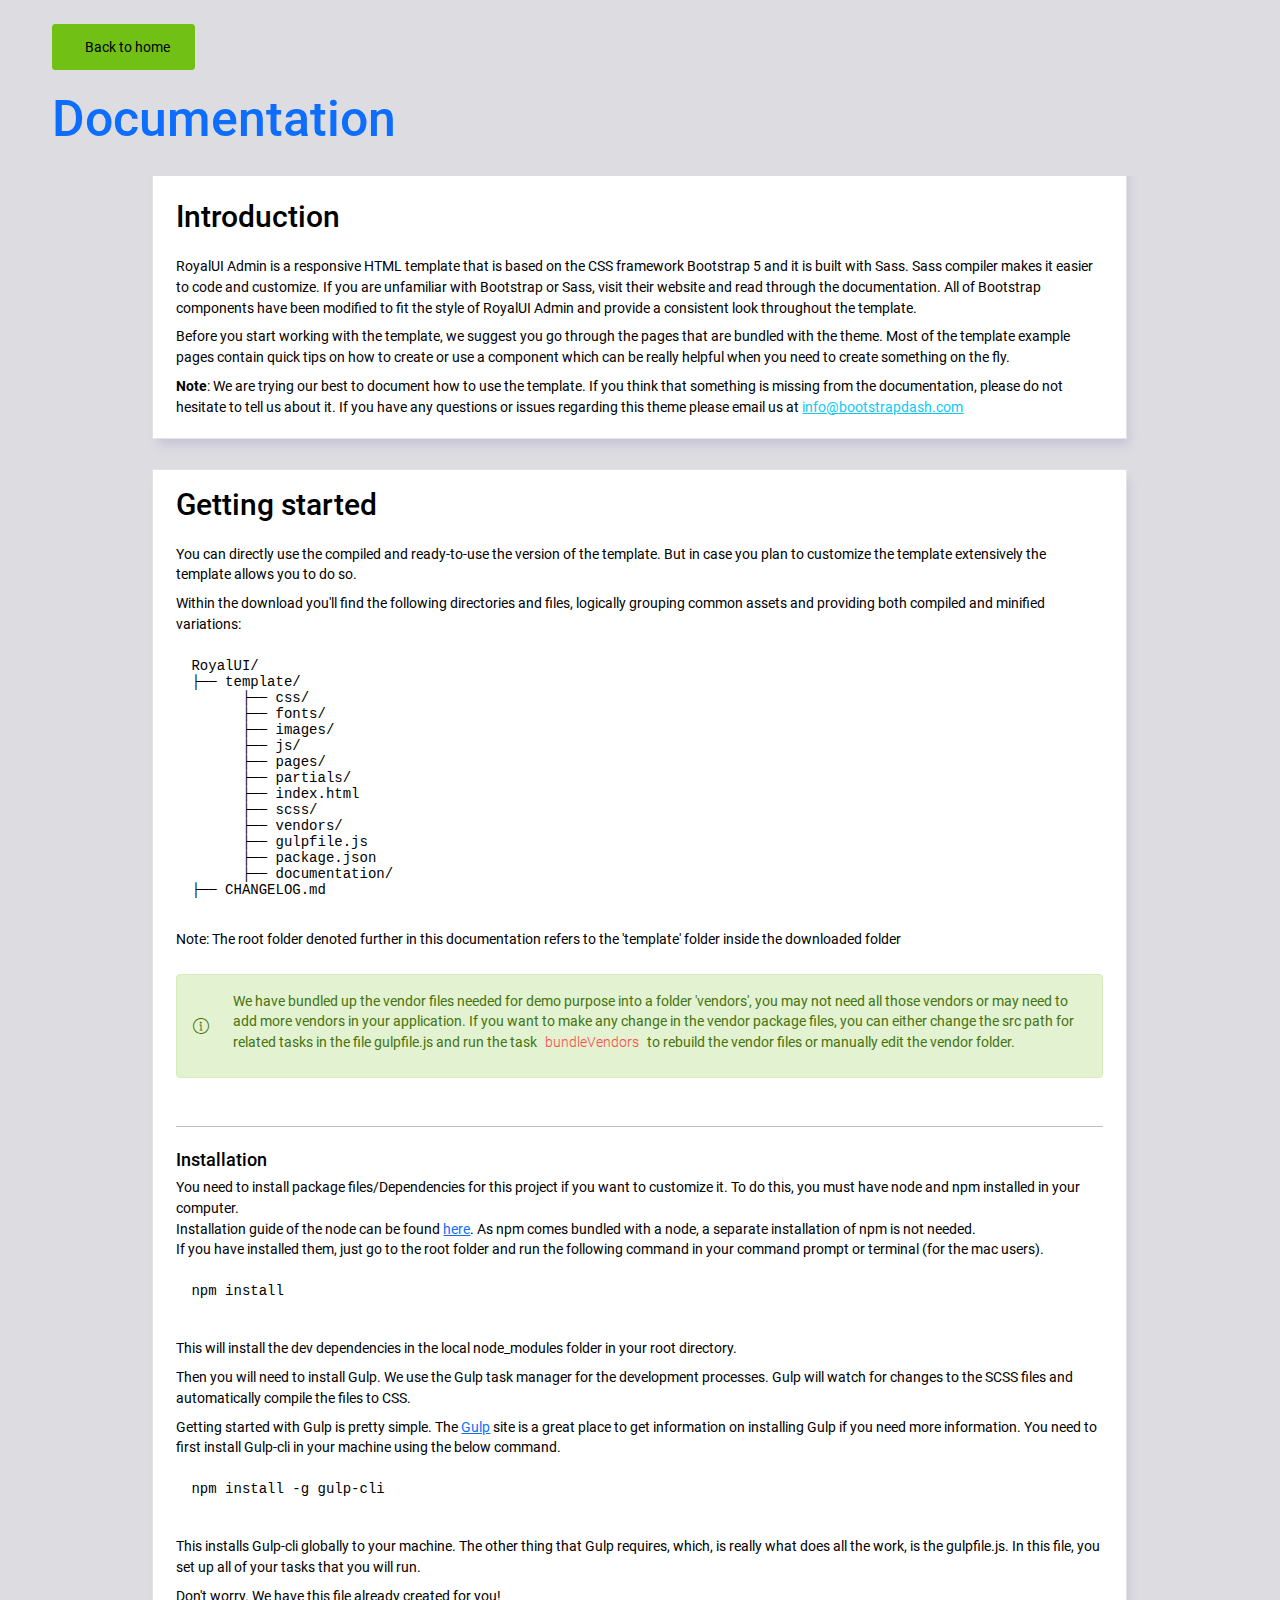
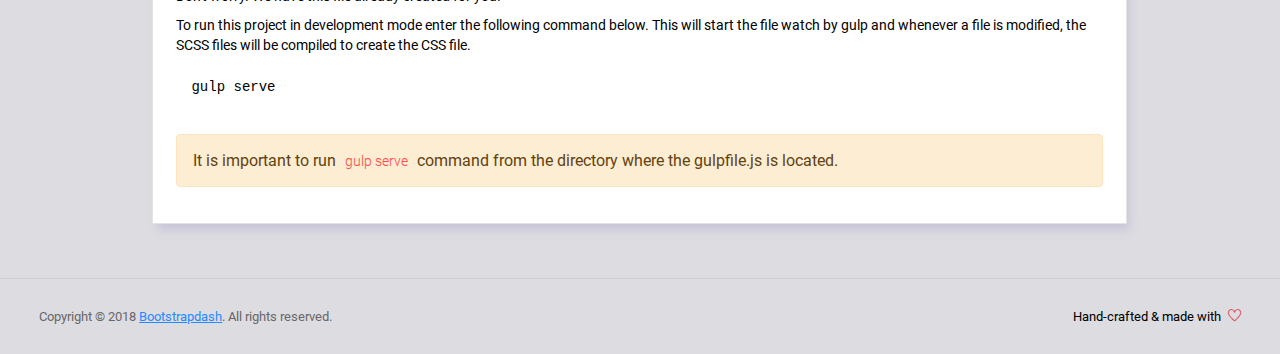
<file: static/assets/admin/documentation/documentation.html>
<!DOCTYPE html>
<html lang="en">

<head>
  <!-- Required meta tags -->
  <meta charset="utf-8">
  <meta name="viewport" content="width=device-width, initial-scale=1, shrink-to-fit=no">
  <title>RoyalUI Admin Dashboard</title>
  <!-- plugins:css -->
  <link rel="stylesheet" href="../vendors/ti-icons/css/themify-icons.css">
  <link rel="stylesheet" href="../vendors/base/vendor.bundle.base.css">
  <!-- endinject -->
  <!-- plugin css for this page -->
  <!-- End plugin css for this page -->
  <!-- inject:css -->
  <link rel="stylesheet" href="../css/style.css">
  <!-- endinject -->
  <link rel="shortcut icon" href="../images/favicon.png" />
</head>

<body>
  <div class="container-scroller">
    <div class="container-fluid page-body-wrapper full-page-wrapper">
      <div class="main-panel w-100  documentation">
        <div class="content-wrapper">
          <div class="container-fluid">
            <div class="row">
              <div class="col-12 doc-header">
                <a class="btn btn-success" href="../index.html"><i class="mdi mdi-home me-2"></i>Back to home</a>
                <h1 class="text-primary mt-4">Documentation</h1>
              </div>
            </div>
            <div class="row doc-content">
              <div class="col-12 col-md-10 offset-md-1">
                <div class="col-12 grid-margin" id="doc-intro">
                    <div class="card">
                        <div class="card-body">
                            <h3 class="mb-4 mt-4">Introduction</h3>
                            <p>RoyalUI Admin is a responsive HTML template that is based on the CSS framework Bootstrap 5 and it is built with Sass. Sass compiler makes it easier to code and customize. If you are unfamiliar with Bootstrap or Sass, visit their
                                website and read through the documentation. All of Bootstrap components have been modified to fit the style of RoyalUI Admin and provide a consistent look throughout the template.</p>
                            <p>Before you start working with the template, we suggest you go through the pages that are bundled with the theme. Most of the template example pages contain quick tips on how to create or use a component which can
                                be really helpful when you need to create something on the fly.</p>
                            <p class="d-inline"><strong>Note</strong>: We are trying our best to document how to use the template. If you think that something is missing from the documentation, please do not hesitate to tell us about it. If you have any questions or issues regarding this theme please email us at <a class="d-inline text-info" href="mailto:info@bootstrapdash.com">info@bootstrapdash.com</a></p>
                        </div>
                    </div>
                </div>
                <div class="col-12 grid-margin" id="doc-started">
                    <div class="card">
                        <div class="card-body">
                            <h3 class="mb-4">Getting started</h3>
                            <p>You can directly use the compiled and ready-to-use the version of the template. But in case you plan to customize the template extensively the template allows you to do so.</p>
                            <p>Within the download you'll find the following directories and files, logically grouping common assets and providing both compiled and minified variations:</p>
                            <pre>
RoyalUI/
├── template/
      ├── css/
      ├── fonts/
      ├── images/
      ├── js/
      ├── pages/
      ├── partials/
      ├── index.html
      ├── scss/
      ├── vendors/
      ├── gulpfile.js
      ├── package.json                           
      ├── documentation/
├── CHANGELOG.md</pre>
                            <p class="mt-1">Note: The root folder denoted further in this documentation refers to the 'template' folder inside the downloaded folder</p>
                            <div class="alert alert-success mt-4 d-flex align-items-center" role="alert">
                              <i class="ti-info-alt me-4"></i>
                              <p>We have bundled up the vendor files needed for demo purpose into a folder 'vendors', you may not need all those vendors or may need to add more vendors in your application. If you want to make any change in the vendor package files, you can either change the src path for related tasks in the file gulpfile.js and run the task <code> bundleVendors </code> to rebuild the vendor files or manually edit the vendor folder.</p>
                            </div>
                            <hr class="mt-5">
                            <h4 class="mt-4">Installation</h4>
                            <p class="mb-0">
                              You need to install package files/Dependencies for this project if you want to customize it. To do this, you must have <span class="font-weight-bold">node and npm</span> installed in your computer.
                            </p>
                            <p class="mb-0">Installation guide of the node can be found <a href="https://nodejs.org/en/">here</a>. As npm comes bundled with a node, a separate installation of npm is not needed.</p>
                            <p>
                                If you have installed them, just go to the root folder and run the following command in your command prompt or terminal (for the mac users).
                            </p>
                            <pre class="shell-mode">
npm install</pre>
                            <p class="mt-4">
                              This will install the dev dependencies in the local <span class="font-weight-bold">node_modules</span> folder in your root directory.
                            </p>
                            <p class="mt-2">
                              Then you will need to install <span class="font-weight-bold">Gulp</span>. We use the Gulp task manager for the development processes. Gulp will watch for changes to the SCSS files and automatically compile the files to CSS.
                            </p>
                            <p>Getting started with Gulp is pretty simple. The <a href="https://gulpjs.com/" target="_blank">Gulp</a> site is a great place to get information on installing Gulp if you need more information. You need to first install Gulp-cli in your machine using the below command.</p>
                            <pre class="shell-mode">
npm install -g gulp-cli</pre>
                            <p class="mt-4">This installs Gulp-cli globally to your machine. The other thing that Gulp requires, which, is really what does all the work, is the gulpfile.js. In this file, you set up all of your tasks that you will run.</p>
                            <p>Don't worry. We have this file already created for you!</p>
                            <p>To run this project in development mode enter the following command below. This will start the file watch by gulp and whenever a file is modified, the SCSS files will be compiled to create the CSS file.</p>
<pre class="shell-mode">
gulp serve</pre>           
                            <div class="alert alert-warning mt-4" role="alert">
                              <i class="ti-info-alt-outline"></i>It is important to run <code>gulp serve</code> command from the directory where the gulpfile.js is located.
                            </div>
                        </div>
                    </div>
                </div>
              </div>
            </div>
          </div>
        </div>
        <!-- partial:../partials/_footer.html -->

        <footer class="footer">
          <div class="d-sm-flex justify-content-center justify-content-sm-between">
            <span class="text-muted text-center text-sm-left d-block d-sm-inline-block">Copyright © 2018 <a href="https://www.bootstrapdash.com/" target="_blank">Bootstrapdash</a>. All rights reserved.</span>
            <span class="float-none float-sm-right d-block mt-1 mt-sm-0 text-center">Hand-crafted & made with <i class="ti-heart text-danger ms-1"></i></span>
          </div>
        </footer>

        <!-- partial -->
      </div>
    </div>
  </div>
<!-- plugins:js -->
<script src="../vendors/base/vendor.bundle.base.js"></script>
<!-- endinject -->
<!-- inject:js -->
<script src="../js/off-canvas.js"></script>
<script src="../js/hoverable-collapse.js"></script>
<script src="../js/template.js"></script>
<script src="../js/todolist.js"></script>
<!-- endinject -->
<!-- Custom js for this page-->
<script src="../js/documentation.js"></script> 
<!-- End custom js for this page-->
</body>

</html>
</file>
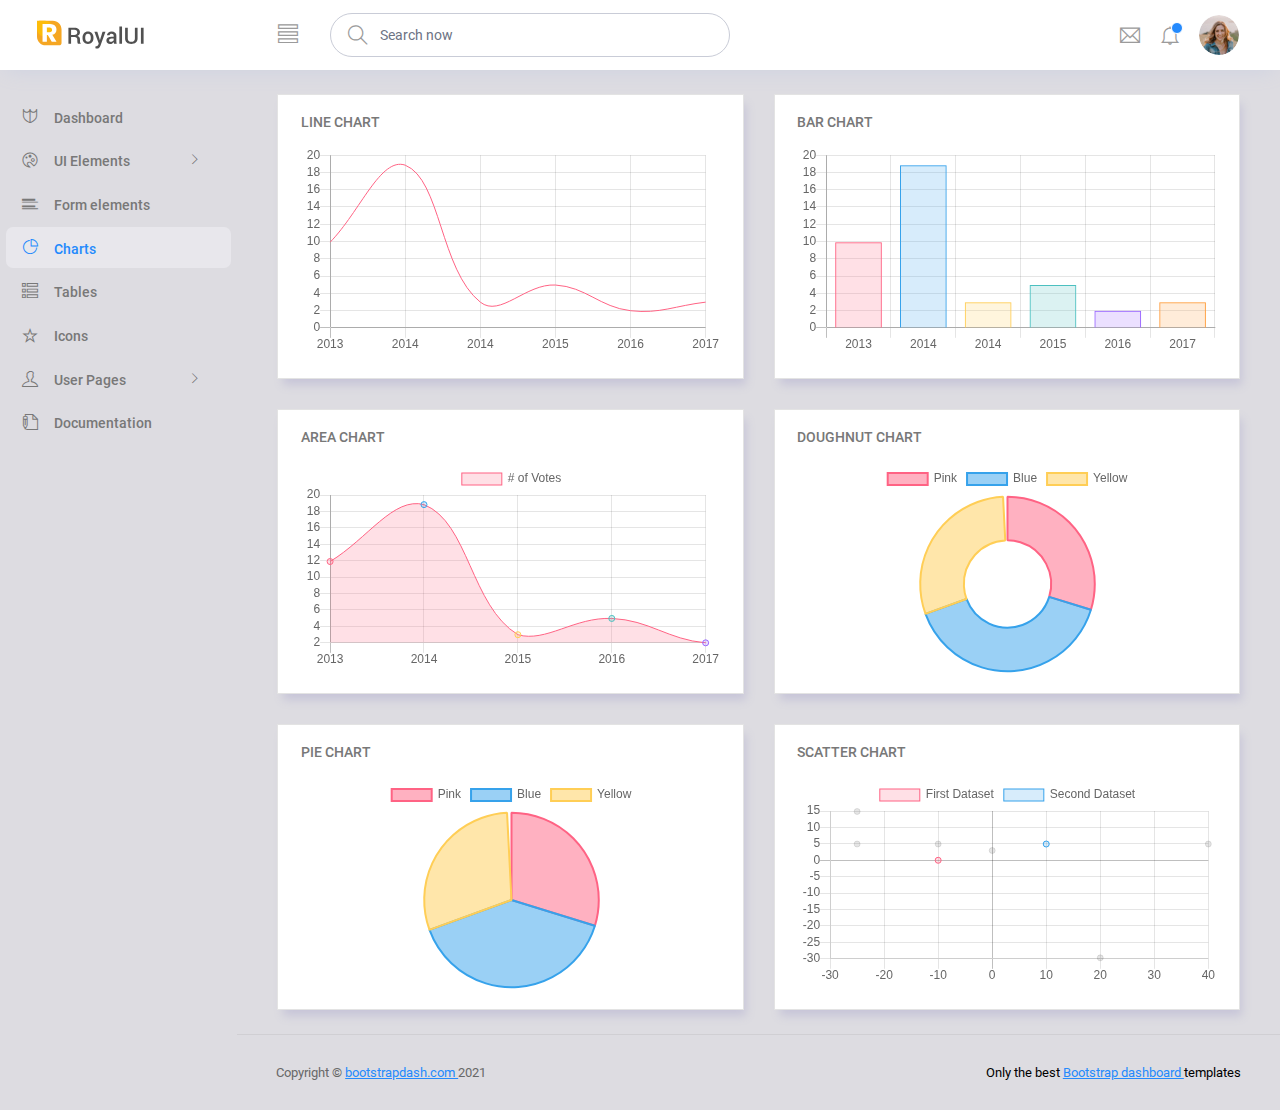
<file: static/assets/admin/pages/charts/chartjs.html>
<!DOCTYPE html>
<html lang="en">

<head>
  <!-- Required meta tags -->
  <meta charset="utf-8">
  <meta name="viewport" content="width=device-width, initial-scale=1, shrink-to-fit=no">
  <title>RoyalUI Admin</title>
  <!-- plugins:css -->
  <link rel="stylesheet" href="../../vendors/ti-icons/css/themify-icons.css">
  <link rel="stylesheet" href="../../vendors/base/vendor.bundle.base.css">
  <!-- endinject -->
  <!-- inject:css -->
  <link rel="stylesheet" href="../../css/style.css">
  <!-- endinject -->
  <link rel="shortcut icon" href="../../images/favicon.png" />
</head>

<body>
  <div class="container-scroller">
    <!-- partial:../../partials/_navbar.html -->
    <nav class="navbar col-lg-12 col-12 p-0 fixed-top d-flex flex-row">
      <div class="text-center navbar-brand-wrapper d-flex align-items-center justify-content-center">
        <a class="navbar-brand brand-logo me-5" href="../../index.html"><img src="../../images/logo.svg" class="me-2" alt="logo"/></a>
        <a class="navbar-brand brand-logo-mini" href="../../index.html"><img src="../../images/logo-mini.svg" alt="logo"/></a>
      </div>
      <div class="navbar-menu-wrapper d-flex align-items-center justify-content-end">
        <button class="navbar-toggler navbar-toggler align-self-center" type="button" data-toggle="minimize">
          <span class="ti-view-list"></span>
        </button>
        <ul class="navbar-nav mr-lg-2">
          <li class="nav-item nav-search d-none d-lg-block">
            <div class="input-group">
              <div class="input-group-prepend hover-cursor" id="navbar-search-icon">
                <span class="input-group-text" id="search">
                  <i class="ti-search"></i>
                </span>
              </div>
              <input type="text" class="form-control" id="navbar-search-input" placeholder="Search now" aria-label="search" aria-describedby="search">
            </div>
          </li>
        </ul>
        <ul class="navbar-nav navbar-nav-right">
          <li class="nav-item dropdown me-1">
            <a class="nav-link count-indicator dropdown-toggle d-flex justify-content-center align-items-center" id="messageDropdown" href="#" data-bs-toggle="dropdown">
              <i class="ti-email mx-0"></i>
            </a>
            <div class="dropdown-menu dropdown-menu-right navbar-dropdown" aria-labelledby="messageDropdown">
              <p class="mb-0 font-weight-normal float-left dropdown-header">Messages</p>
              <a class="dropdown-item">
                <div class="item-thumbnail">
                    <img src="../../images/faces/face4.jpg" alt="image" class="profile-pic">
                </div>
                <div class="item-content flex-grow">
                  <h6 class="ellipsis font-weight-normal">David Grey
                  </h6>
                  <p class="font-weight-light small-text text-muted mb-0">
                    The meeting is cancelled
                  </p>
                </div>
              </a>
              <a class="dropdown-item">
                <div class="item-thumbnail">
                    <img src="../../images/faces/face2.jpg" alt="image" class="profile-pic">
                </div>
                <div class="item-content flex-grow">
                  <h6 class="ellipsis font-weight-normal">Tim Cook
                  </h6>
                  <p class="font-weight-light small-text text-muted mb-0">
                    New product launch
                  </p>
                </div>
              </a>
              <a class="dropdown-item">
                <div class="item-thumbnail">
                    <img src="../../images/faces/face3.jpg" alt="image" class="profile-pic">
                </div>
                <div class="item-content flex-grow">
                  <h6 class="ellipsis font-weight-normal"> Johnson
                  </h6>
                  <p class="font-weight-light small-text text-muted mb-0">
                    Upcoming board meeting
                  </p>
                </div>
              </a>
            </div>
          </li>
          <li class="nav-item dropdown">
            <a class="nav-link count-indicator dropdown-toggle" id="notificationDropdown" href="#" data-bs-toggle="dropdown">
              <i class="ti-bell mx-0"></i>
              <span class="count"></span>
            </a>
            <div class="dropdown-menu dropdown-menu-right navbar-dropdown" aria-labelledby="notificationDropdown">
              <p class="mb-0 font-weight-normal float-left dropdown-header">Notifications</p>
              <a class="dropdown-item">
                <div class="item-thumbnail">
                  <div class="item-icon bg-success">
                    <i class="ti-info-alt mx-0"></i>
                  </div>
                </div>
                <div class="item-content">
                  <h6 class="font-weight-normal">Application Error</h6>
                  <p class="font-weight-light small-text mb-0 text-muted">
                    Just now
                  </p>
                </div>
              </a>
              <a class="dropdown-item">
                <div class="item-thumbnail">
                  <div class="item-icon bg-warning">
                    <i class="ti-settings mx-0"></i>
                  </div>
                </div>
                <div class="item-content">
                  <h6 class="font-weight-normal">Settings</h6>
                  <p class="font-weight-light small-text mb-0 text-muted">
                    Private message
                  </p>
                </div>
              </a>
              <a class="dropdown-item">
                <div class="item-thumbnail">
                  <div class="item-icon bg-info">
                    <i class="ti-user mx-0"></i>
                  </div>
                </div>
                <div class="item-content">
                  <h6 class="font-weight-normal">New user registration</h6>
                  <p class="font-weight-light small-text mb-0 text-muted">
                    2 days ago
                  </p>
                </div>
              </a>
            </div>
          </li>
          <li class="nav-item nav-profile dropdown">
            <a class="nav-link dropdown-toggle" href="#" data-bs-toggle="dropdown" id="profileDropdown">
              <img src="../../images/faces/face28.jpg" alt="profile"/>
            </a>
            <div class="dropdown-menu dropdown-menu-right navbar-dropdown" aria-labelledby="profileDropdown">
              <a class="dropdown-item">
                <i class="ti-settings text-primary"></i>
                Settings
              </a>
              <a class="dropdown-item">
                <i class="ti-power-off text-primary"></i>
                Logout
              </a>
            </div>
          </li>
        </ul>
        <button class="navbar-toggler navbar-toggler-right d-lg-none align-self-center" type="button" data-toggle="offcanvas">
          <span class="ti-view-list"></span>
        </button>
      </div>
    </nav>
    <!-- partial -->
    <div class="container-fluid page-body-wrapper">
      <!-- partial:../../partials/_sidebar.html -->
      <nav class="sidebar sidebar-offcanvas" id="sidebar">
        <ul class="nav">
          <li class="nav-item">
            <a class="nav-link" href="../../index.html">
              <i class="ti-shield menu-icon"></i>
              <span class="menu-title">Dashboard</span>
            </a>
          </li>
          <li class="nav-item">
            <a class="nav-link" data-bs-toggle="collapse" href="#ui-basic" aria-expanded="false" aria-controls="ui-basic">
              <i class="ti-palette menu-icon"></i>
              <span class="menu-title">UI Elements</span>
              <i class="menu-arrow"></i>
            </a>
            <div class="collapse" id="ui-basic">
              <ul class="nav flex-column sub-menu">
                <li class="nav-item"> <a class="nav-link" href="../../pages/ui-features/buttons.html">Buttons</a></li>
                <li class="nav-item"> <a class="nav-link" href="../../pages/ui-features/typography.html">Typography</a></li>
              </ul>
            </div>
          </li>
          <li class="nav-item">
            <a class="nav-link" href="../../pages/forms/basic_elements.html">
              <i class="ti-layout-list-post menu-icon"></i>
              <span class="menu-title">Form elements</span>
            </a>
          </li>
          <li class="nav-item">
            <a class="nav-link" href="../../pages/charts/chartjs.html">
              <i class="ti-pie-chart menu-icon"></i>
              <span class="menu-title">Charts</span>
            </a>
          </li>
          <li class="nav-item">
            <a class="nav-link" href="../../pages/tables/basic-table.html">
              <i class="ti-view-list-alt menu-icon"></i>
              <span class="menu-title">Tables</span>
            </a>
          </li>
          <li class="nav-item">
            <a class="nav-link" href="../../pages/icons/themify.html">
              <i class="ti-star menu-icon"></i>
              <span class="menu-title">Icons</span>
            </a>
          </li>
          <li class="nav-item">
            <a class="nav-link" data-bs-toggle="collapse" href="#auth" aria-expanded="false" aria-controls="auth">
              <i class="ti-user menu-icon"></i>
              <span class="menu-title">User Pages</span>
              <i class="menu-arrow"></i>
            </a>
            <div class="collapse" id="auth">
              <ul class="nav flex-column sub-menu">
                <li class="nav-item"> <a class="nav-link" href="../../pages/samples/login.html"> Login </a></li>
                <li class="nav-item"> <a class="nav-link" href="../../pages/samples/login-2.html"> Login 2 </a></li>
                <li class="nav-item"> <a class="nav-link" href="../../pages/samples/register.html"> Register </a></li>
                <li class="nav-item"> <a class="nav-link" href="../../pages/samples/register-2.html"> Register 2 </a></li>
                <li class="nav-item"> <a class="nav-link" href="../../pages/samples/lock-screen.html"> Lockscreen </a></li>
              </ul>
            </div>
          </li>
          <li class="nav-item">
            <a class="nav-link" href="../../documentation/documentation.html">
              <i class="ti-write menu-icon"></i>
              <span class="menu-title">Documentation</span>
            </a>
          </li>
        </ul>
      </nav>
      <!-- partial -->
      <div class="main-panel">
        <div class="content-wrapper">
          <div class="row">
            <div class="col-lg-6 grid-margin stretch-card">
              <div class="card">
                <div class="card-body">
                  <h4 class="card-title">Line chart</h4>
                  <canvas id="lineChart"></canvas>
                </div>
              </div>
            </div>
            <div class="col-lg-6 grid-margin stretch-card">
              <div class="card">
                <div class="card-body">
                  <h4 class="card-title">Bar chart</h4>
                  <canvas id="barChart"></canvas>
                </div>
              </div>
            </div>
          </div>
          <div class="row">
            <div class="col-lg-6 grid-margin stretch-card">
              <div class="card">
                <div class="card-body">
                  <h4 class="card-title">Area chart</h4>
                  <canvas id="areaChart"></canvas>
                </div>
              </div>
            </div>
            <div class="col-lg-6 grid-margin stretch-card">
              <div class="card">
                <div class="card-body">
                  <h4 class="card-title">Doughnut chart</h4>
                  <canvas id="doughnutChart"></canvas>
                </div>
              </div>
            </div>
          </div>
          <div class="row">
            <div class="col-lg-6 grid-margin grid-margin-lg-0 stretch-card">
              <div class="card">
                <div class="card-body">
                  <h4 class="card-title">Pie chart</h4>
                  <canvas id="pieChart"></canvas>
                </div>
              </div>
            </div>
            <div class="col-lg-6 grid-margin grid-margin-lg-0 stretch-card">
              <div class="card">
                <div class="card-body">
                  <h4 class="card-title">Scatter chart</h4>
                  <canvas id="scatterChart"></canvas>
                </div>
              </div>
            </div>
          </div>
        </div>
        <!-- content-wrapper ends -->
        <!-- partial:../../partials/_footer.html -->
        <footer class="footer">
          <div class="d-sm-flex justify-content-center justify-content-sm-between">
            <span class="text-muted text-center text-sm-left d-block d-sm-inline-block">Copyright © <a href="https://www.bootstrapdash.com/" target="_blank">bootstrapdash.com </a>2021</span>
            <span class="float-none float-sm-right d-block mt-1 mt-sm-0 text-center">Only the best <a href="https://www.bootstrapdash.com/" target="_blank"> Bootstrap dashboard </a> templates</span>
          </div>
        </footer>
        <!-- partial -->
      </div>
      <!-- main-panel ends -->
    </div>
    <!-- page-body-wrapper ends -->
  </div>
  <!-- container-scroller -->
  <!-- plugins:js -->
  <script src="../../vendors/base/vendor.bundle.base.js"></script>
  <!-- endinject -->
  <!-- Plugin js for this page-->
  <script src="../../vendors/chart.js/Chart.min.js"></script>
  <!-- End plugin js for this page-->
  <!-- inject:js -->
  <script src="../../js/off-canvas.js"></script>
  <script src="../../js/hoverable-collapse.js"></script>
  <script src="../../js/template.js"></script>
  <script src="../../js/todolist.js"></script>
  <!-- endinject -->
  <!-- Custom js for this page-->
  <script src="../../js/chart.js"></script>
  <!-- End custom js for this page-->
</body>

</html>
</file>
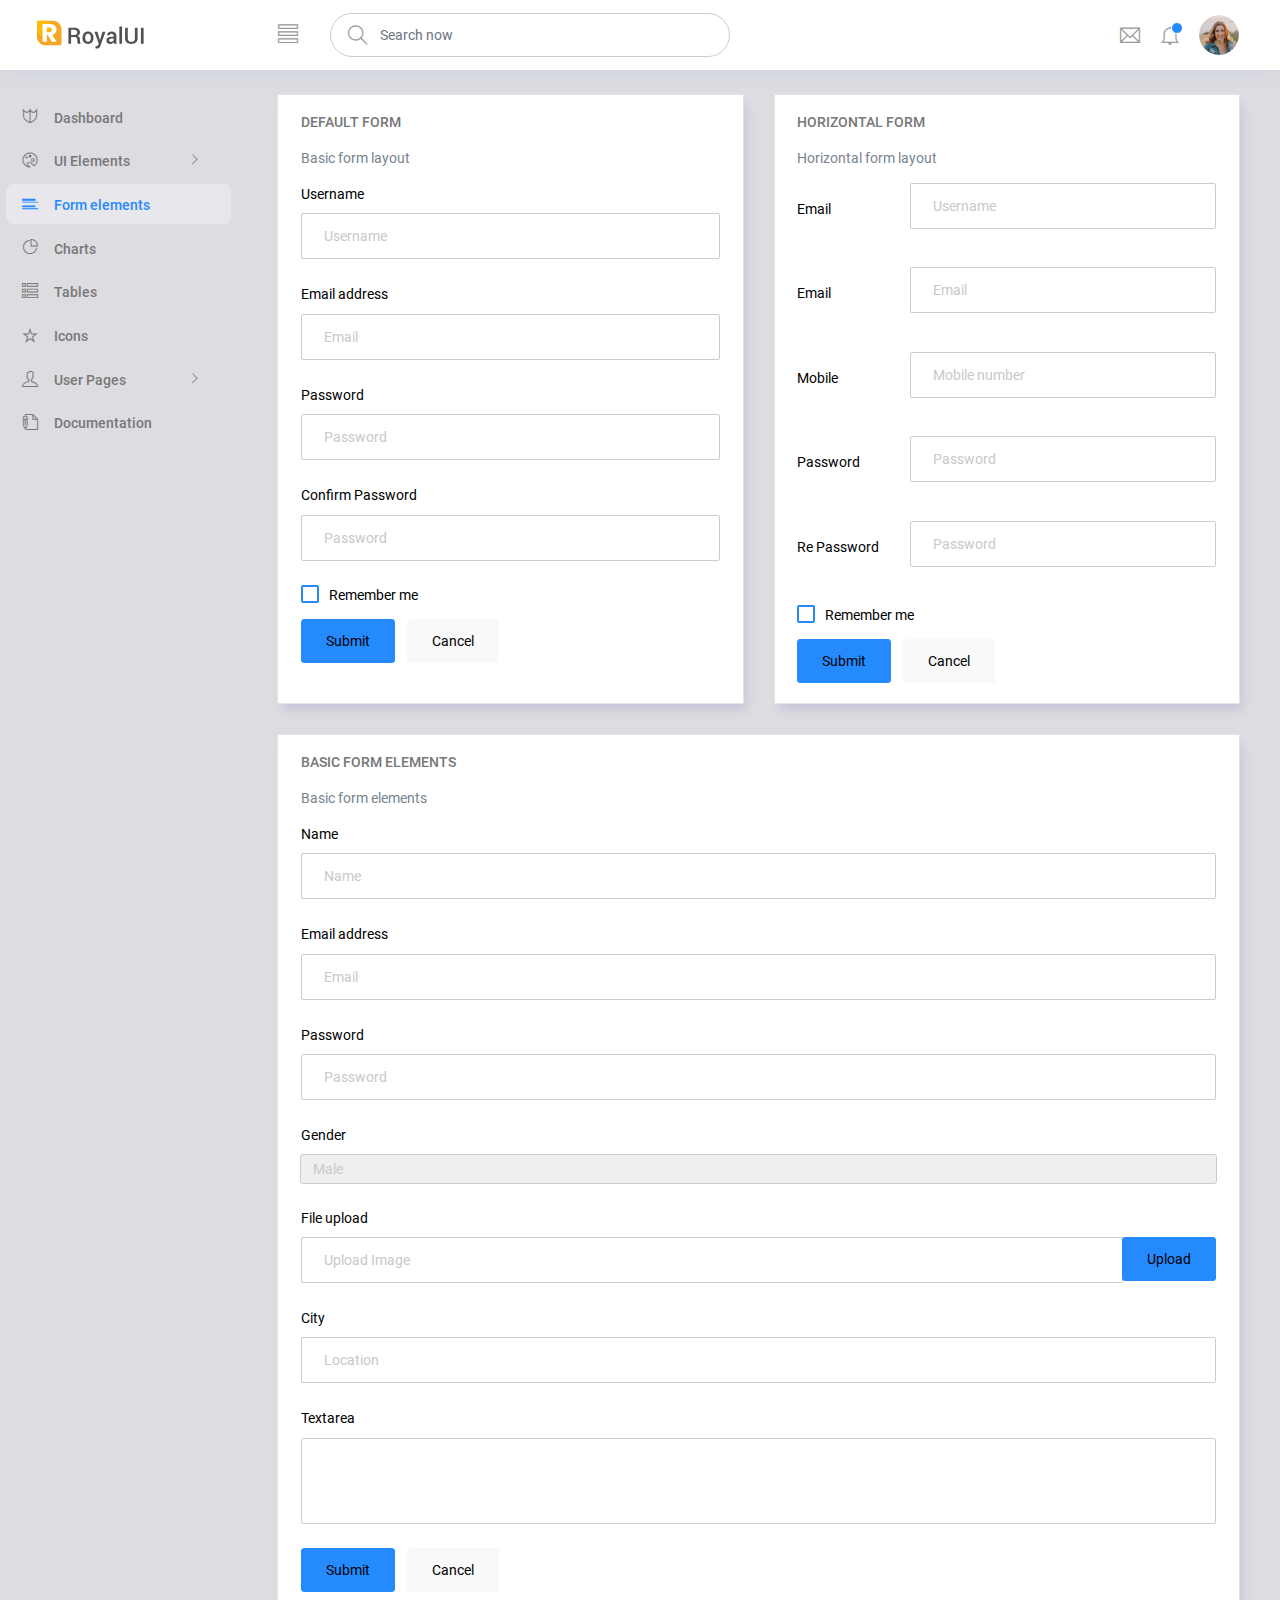
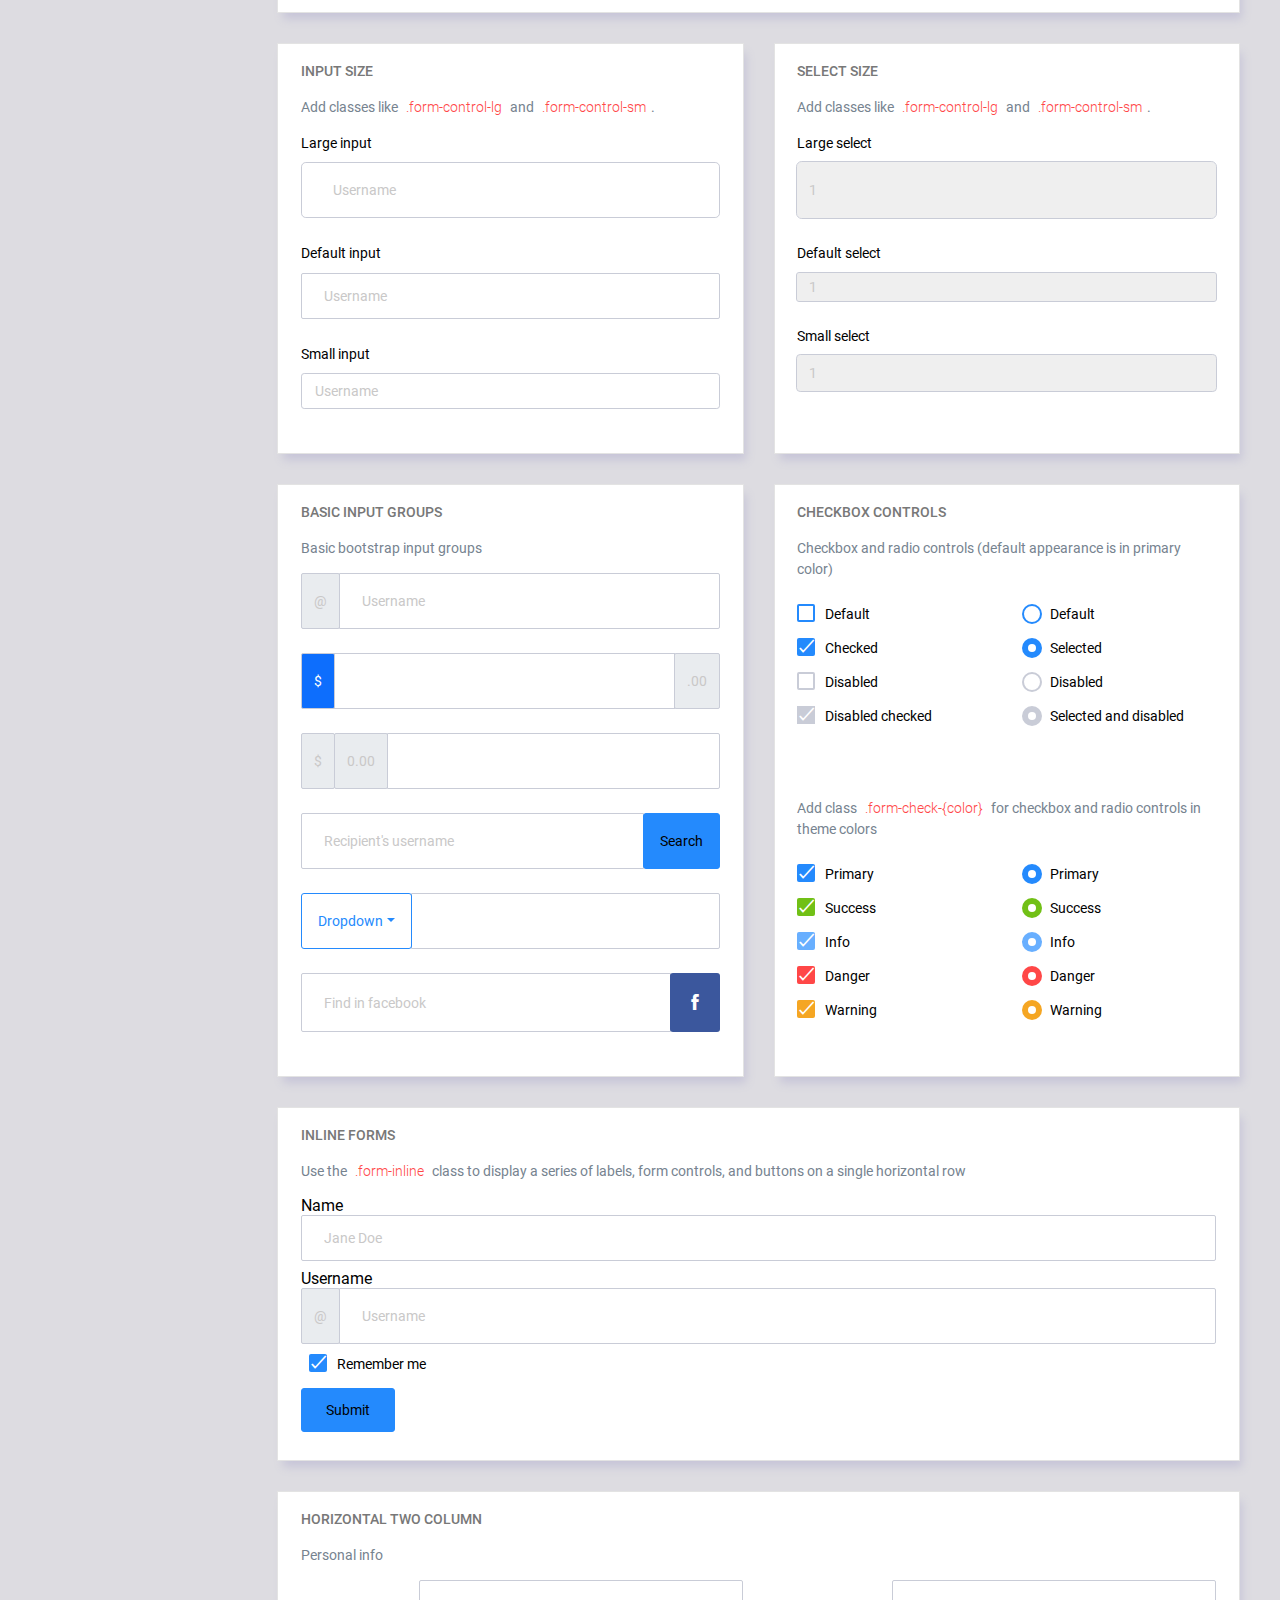
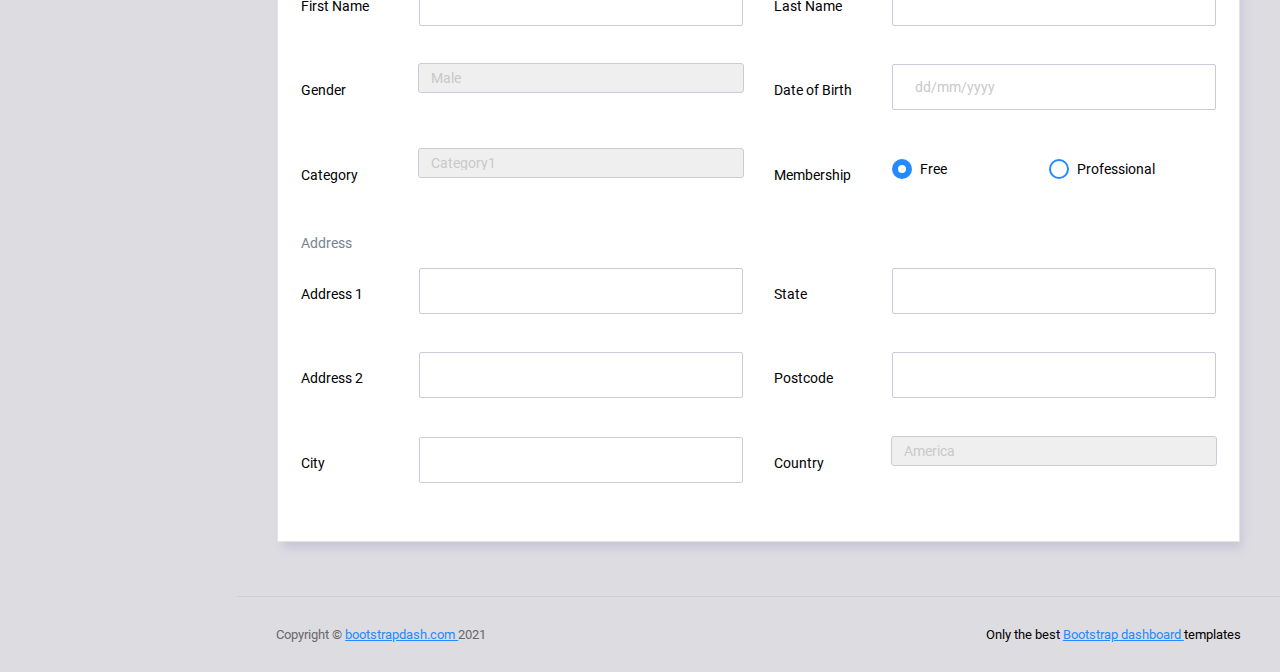
<file: static/assets/admin/pages/forms/basic_elements.html>
<!DOCTYPE html>
<html lang="en">

<head>
  <!-- Required meta tags -->
  <meta charset="utf-8">
  <meta name="viewport" content="width=device-width, initial-scale=1, shrink-to-fit=no">
  <title>RoyalUI Admin</title>
  <!-- plugins:css -->
  <link rel="stylesheet" href="../../vendors/ti-icons/css/themify-icons.css">
  <link rel="stylesheet" href="../../vendors/base/vendor.bundle.base.css">
  <!-- endinject -->
  <!-- plugin css for this page -->
  <!-- End plugin css for this page -->
  <!-- inject:css -->
  <link rel="stylesheet" href="../../css/style.css">
  <!-- endinject -->
  <link rel="shortcut icon" href="../../images/favicon.png" />
</head>

<body>
  <div class="container-scroller">
    <!-- partial:../../partials/_navbar.html -->
    <nav class="navbar col-lg-12 col-12 p-0 fixed-top d-flex flex-row">
      <div class="text-center navbar-brand-wrapper d-flex align-items-center justify-content-center">
        <a class="navbar-brand brand-logo me-5" href="../../index.html"><img src="../../images/logo.svg" class="me-2" alt="logo"/></a>
        <a class="navbar-brand brand-logo-mini" href="../../index.html"><img src="../../images/logo-mini.svg" alt="logo"/></a>
      </div>
      <div class="navbar-menu-wrapper d-flex align-items-center justify-content-end">
        <button class="navbar-toggler navbar-toggler align-self-center" type="button" data-toggle="minimize">
          <span class="ti-view-list"></span>
        </button>
        <ul class="navbar-nav mr-lg-2">
          <li class="nav-item nav-search d-none d-lg-block">
            <div class="input-group">
              <div class="input-group-prepend hover-cursor" id="navbar-search-icon">
                <span class="input-group-text" id="search">
                  <i class="ti-search"></i>
                </span>
              </div>
              <input type="text" class="form-control" id="navbar-search-input" placeholder="Search now" aria-label="search" aria-describedby="search">
            </div>
          </li>
        </ul>
        <ul class="navbar-nav navbar-nav-right">
          <li class="nav-item dropdown me-1">
            <a class="nav-link count-indicator dropdown-toggle d-flex justify-content-center align-items-center" id="messageDropdown" href="#" data-bs-toggle="dropdown">
              <i class="ti-email mx-0"></i>
            </a>
            <div class="dropdown-menu dropdown-menu-right navbar-dropdown" aria-labelledby="messageDropdown">
              <p class="mb-0 font-weight-normal float-left dropdown-header">Messages</p>
              <a class="dropdown-item">
                <div class="item-thumbnail">
                    <img src="../../images/faces/face4.jpg" alt="image" class="profile-pic">
                </div>
                <div class="item-content flex-grow">
                  <h6 class="ellipsis font-weight-normal">David Grey
                  </h6>
                  <p class="font-weight-light small-text text-muted mb-0">
                    The meeting is cancelled
                  </p>
                </div>
              </a>
              <a class="dropdown-item">
                <div class="item-thumbnail">
                    <img src="../../images/faces/face2.jpg" alt="image" class="profile-pic">
                </div>
                <div class="item-content flex-grow">
                  <h6 class="ellipsis font-weight-normal">Tim Cook
                  </h6>
                  <p class="font-weight-light small-text text-muted mb-0">
                    New product launch
                  </p>
                </div>
              </a>
              <a class="dropdown-item">
                <div class="item-thumbnail">
                    <img src="../../images/faces/face3.jpg" alt="image" class="profile-pic">
                </div>
                <div class="item-content flex-grow">
                  <h6 class="ellipsis font-weight-normal"> Johnson
                  </h6>
                  <p class="font-weight-light small-text text-muted mb-0">
                    Upcoming board meeting
                  </p>
                </div>
              </a>
            </div>
          </li>
          <li class="nav-item dropdown">
            <a class="nav-link count-indicator dropdown-toggle" id="notificationDropdown" href="#" data-bs-toggle="dropdown">
              <i class="ti-bell mx-0"></i>
              <span class="count"></span>
            </a>
            <div class="dropdown-menu dropdown-menu-right navbar-dropdown" aria-labelledby="notificationDropdown">
              <p class="mb-0 font-weight-normal float-left dropdown-header">Notifications</p>
              <a class="dropdown-item">
                <div class="item-thumbnail">
                  <div class="item-icon bg-success">
                    <i class="ti-info-alt mx-0"></i>
                  </div>
                </div>
                <div class="item-content">
                  <h6 class="font-weight-normal">Application Error</h6>
                  <p class="font-weight-light small-text mb-0 text-muted">
                    Just now
                  </p>
                </div>
              </a>
              <a class="dropdown-item">
                <div class="item-thumbnail">
                  <div class="item-icon bg-warning">
                    <i class="ti-settings mx-0"></i>
                  </div>
                </div>
                <div class="item-content">
                  <h6 class="font-weight-normal">Settings</h6>
                  <p class="font-weight-light small-text mb-0 text-muted">
                    Private message
                  </p>
                </div>
              </a>
              <a class="dropdown-item">
                <div class="item-thumbnail">
                  <div class="item-icon bg-info">
                    <i class="ti-user mx-0"></i>
                  </div>
                </div>
                <div class="item-content">
                  <h6 class="font-weight-normal">New user registration</h6>
                  <p class="font-weight-light small-text mb-0 text-muted">
                    2 days ago
                  </p>
                </div>
              </a>
            </div>
          </li>
          <li class="nav-item nav-profile dropdown">
            <a class="nav-link dropdown-toggle" href="#" data-bs-toggle="dropdown" id="profileDropdown">
              <img src="../../images/faces/face28.jpg" alt="profile"/>
            </a>
            <div class="dropdown-menu dropdown-menu-right navbar-dropdown" aria-labelledby="profileDropdown">
              <a class="dropdown-item">
                <i class="ti-settings text-primary"></i>
                Settings
              </a>
              <a class="dropdown-item">
                <i class="ti-power-off text-primary"></i>
                Logout
              </a>
            </div>
          </li>
        </ul>
        <button class="navbar-toggler navbar-toggler-right d-lg-none align-self-center" type="button" data-toggle="offcanvas">
          <span class="ti-view-list"></span>
        </button>
      </div>
    </nav>
    <!-- partial -->
    <div class="container-fluid page-body-wrapper">
      <!-- partial:../../partials/_sidebar.html -->
      <nav class="sidebar sidebar-offcanvas" id="sidebar">
        <ul class="nav">
          <li class="nav-item">
            <a class="nav-link" href="../../index.html">
              <i class="ti-shield menu-icon"></i>
              <span class="menu-title">Dashboard</span>
            </a>
          </li>
          <li class="nav-item">
            <a class="nav-link" data-bs-toggle="collapse" href="#ui-basic" aria-expanded="false" aria-controls="ui-basic">
              <i class="ti-palette menu-icon"></i>
              <span class="menu-title">UI Elements</span>
              <i class="menu-arrow"></i>
            </a>
            <div class="collapse" id="ui-basic">
              <ul class="nav flex-column sub-menu">
                <li class="nav-item"> <a class="nav-link" href="../../pages/ui-features/buttons.html">Buttons</a></li>
                <li class="nav-item"> <a class="nav-link" href="../../pages/ui-features/typography.html">Typography</a></li>
              </ul>
            </div>
          </li>
          <li class="nav-item">
            <a class="nav-link" href="../../pages/forms/basic_elements.html">
              <i class="ti-layout-list-post menu-icon"></i>
              <span class="menu-title">Form elements</span>
            </a>
          </li>
          <li class="nav-item">
            <a class="nav-link" href="../../pages/charts/chartjs.html">
              <i class="ti-pie-chart menu-icon"></i>
              <span class="menu-title">Charts</span>
            </a>
          </li>
          <li class="nav-item">
            <a class="nav-link" href="../../pages/tables/basic-table.html">
              <i class="ti-view-list-alt menu-icon"></i>
              <span class="menu-title">Tables</span>
            </a>
          </li>
          <li class="nav-item">
            <a class="nav-link" href="../../pages/icons/themify.html">
              <i class="ti-star menu-icon"></i>
              <span class="menu-title">Icons</span>
            </a>
          </li>
          <li class="nav-item">
            <a class="nav-link" data-bs-toggle="collapse" href="#auth" aria-expanded="false" aria-controls="auth">
              <i class="ti-user menu-icon"></i>
              <span class="menu-title">User Pages</span>
              <i class="menu-arrow"></i>
            </a>
            <div class="collapse" id="auth">
              <ul class="nav flex-column sub-menu">
                <li class="nav-item"> <a class="nav-link" href="../../pages/samples/login.html"> Login </a></li>
                <li class="nav-item"> <a class="nav-link" href="../../pages/samples/login-2.html"> Login 2 </a></li>
                <li class="nav-item"> <a class="nav-link" href="../../pages/samples/register.html"> Register </a></li>
                <li class="nav-item"> <a class="nav-link" href="../../pages/samples/register-2.html"> Register 2 </a></li>
                <li class="nav-item"> <a class="nav-link" href="../../pages/samples/lock-screen.html"> Lockscreen </a></li>
              </ul>
            </div>
          </li>
          <li class="nav-item">
            <a class="nav-link" href="../../documentation/documentation.html">
              <i class="ti-write menu-icon"></i>
              <span class="menu-title">Documentation</span>
            </a>
          </li>
        </ul>
      </nav>
      <!-- partial -->
      <div class="main-panel">        
        <div class="content-wrapper">
          <div class="row">
            <div class="col-md-6 grid-margin stretch-card">
              <div class="card">
                <div class="card-body">
                  <h4 class="card-title">Default form</h4>
                  <p class="card-description">
                    Basic form layout
                  </p>
                  <form class="forms-sample">
                    <div class="form-group">
                      <label for="exampleInputUsername1">Username</label>
                      <input type="text" class="form-control" id="exampleInputUsername1" placeholder="Username">
                    </div>
                    <div class="form-group">
                      <label for="exampleInputEmail1">Email address</label>
                      <input type="email" class="form-control" id="exampleInputEmail1" placeholder="Email">
                    </div>
                    <div class="form-group">
                      <label for="exampleInputPassword1">Password</label>
                      <input type="password" class="form-control" id="exampleInputPassword1" placeholder="Password">
                    </div>
                    <div class="form-group">
                      <label for="exampleInputConfirmPassword1">Confirm Password</label>
                      <input type="password" class="form-control" id="exampleInputConfirmPassword1" placeholder="Password">
                    </div>
                    <div class="form-check form-check-flat form-check-primary">
                      <label class="form-check-label">
                        <input type="checkbox" class="form-check-input">
                        Remember me
                      </label>
                    </div>
                    <button type="submit" class="btn btn-primary me-2">Submit</button>
                    <button class="btn btn-light">Cancel</button>
                  </form>
                </div>
              </div>
            </div>
            <div class="col-md-6 grid-margin stretch-card">
              <div class="card">
                <div class="card-body">
                  <h4 class="card-title">Horizontal Form</h4>
                  <p class="card-description">
                    Horizontal form layout
                  </p>
                  <form class="forms-sample">
                    <div class="form-group row">
                      <label for="exampleInputUsername2" class="col-sm-3 col-form-label">Email</label>
                      <div class="col-sm-9">
                        <input type="text" class="form-control" id="exampleInputUsername2" placeholder="Username">
                      </div>
                    </div>
                    <div class="form-group row">
                      <label for="exampleInputEmail2" class="col-sm-3 col-form-label">Email</label>
                      <div class="col-sm-9">
                        <input type="email" class="form-control" id="exampleInputEmail2" placeholder="Email">
                      </div>
                    </div>
                    <div class="form-group row">
                      <label for="exampleInputMobile" class="col-sm-3 col-form-label">Mobile</label>
                      <div class="col-sm-9">
                        <input type="text" class="form-control" id="exampleInputMobile" placeholder="Mobile number">
                      </div>
                    </div>
                    <div class="form-group row">
                      <label for="exampleInputPassword2" class="col-sm-3 col-form-label">Password</label>
                      <div class="col-sm-9">
                        <input type="password" class="form-control" id="exampleInputPassword2" placeholder="Password">
                      </div>
                    </div>
                    <div class="form-group row">
                      <label for="exampleInputConfirmPassword2" class="col-sm-3 col-form-label">Re Password</label>
                      <div class="col-sm-9">
                        <input type="password" class="form-control" id="exampleInputConfirmPassword2" placeholder="Password">
                      </div>
                    </div>
                    <div class="form-check form-check-flat form-check-primary">
                      <label class="form-check-label">
                        <input type="checkbox" class="form-check-input">
                        Remember me
                      </label>
                    </div>
                    <button type="submit" class="btn btn-primary me-2">Submit</button>
                    <button class="btn btn-light">Cancel</button>
                  </form>
                </div>
              </div>
            </div>
            <div class="col-12 grid-margin stretch-card">
              <div class="card">
                <div class="card-body">
                  <h4 class="card-title">Basic form elements</h4>
                  <p class="card-description">
                    Basic form elements
                  </p>
                  <form class="forms-sample">
                    <div class="form-group">
                      <label for="exampleInputName1">Name</label>
                      <input type="text" class="form-control" id="exampleInputName1" placeholder="Name">
                    </div>
                    <div class="form-group">
                      <label for="exampleInputEmail3">Email address</label>
                      <input type="email" class="form-control" id="exampleInputEmail3" placeholder="Email">
                    </div>
                    <div class="form-group">
                      <label for="exampleInputPassword4">Password</label>
                      <input type="password" class="form-control" id="exampleInputPassword4" placeholder="Password">
                    </div>
                    <div class="form-group">
                      <label for="exampleSelectGender">Gender</label>
                        <select class="form-control" id="exampleSelectGender">
                          <option>Male</option>
                          <option>Female</option>
                        </select>
                      </div>
                    <div class="form-group">
                      <label>File upload</label>
                      <input type="file" name="img[]" class="file-upload-default">
                      <div class="input-group col-xs-12">
                        <input type="text" class="form-control file-upload-info" disabled placeholder="Upload Image">
                        <span class="input-group-append">
                          <button class="file-upload-browse btn btn-primary" type="button">Upload</button>
                        </span>
                      </div>
                    </div>
                    <div class="form-group">
                      <label for="exampleInputCity1">City</label>
                      <input type="text" class="form-control" id="exampleInputCity1" placeholder="Location">
                    </div>
                    <div class="form-group">
                      <label for="exampleTextarea1">Textarea</label>
                      <textarea class="form-control" id="exampleTextarea1" rows="4"></textarea>
                    </div>
                    <button type="submit" class="btn btn-primary me-2">Submit</button>
                    <button class="btn btn-light">Cancel</button>
                  </form>
                </div>
              </div>
            </div>
            <div class="col-md-6 grid-margin stretch-card">
              <div class="card">
                <div class="card-body">
                  <h4 class="card-title">Input size</h4>
                  <p class="card-description">
                    Add classes like <code>.form-control-lg</code> and <code>.form-control-sm</code>.
                  </p>
                  <div class="form-group">
                    <label>Large input</label>
                    <input type="text" class="form-control form-control-lg" placeholder="Username" aria-label="Username">
                  </div>
                  <div class="form-group">
                    <label>Default input</label>
                    <input type="text" class="form-control" placeholder="Username" aria-label="Username">
                  </div>
                  <div class="form-group">
                    <label>Small input</label>
                    <input type="text" class="form-control form-control-sm" placeholder="Username" aria-label="Username">
                  </div>
                </div>
              </div>
            </div>
            <div class="col-md-6 grid-margin stretch-card">
              <div class="card">
                <div class="card-body">
                  <h4 class="card-title">Select size</h4>
                  <p class="card-description">
                    Add classes like <code>.form-control-lg</code> and <code>.form-control-sm</code>.                    
                  </p>
                  <div class="form-group">
                    <label for="exampleFormControlSelect1">Large select</label>
                    <select class="form-control form-control-lg" id="exampleFormControlSelect1">
                      <option>1</option>
                      <option>2</option>
                      <option>3</option>
                      <option>4</option>
                      <option>5</option>
                    </select>
                  </div>
                  <div class="form-group">
                    <label for="exampleFormControlSelect2">Default select</label>
                    <select class="form-control" id="exampleFormControlSelect2">
                      <option>1</option>
                      <option>2</option>
                      <option>3</option>
                      <option>4</option>
                      <option>5</option>
                    </select>
                  </div>
                  <div class="form-group">
                    <label for="exampleFormControlSelect3">Small select</label>
                    <select class="form-control form-control-sm" id="exampleFormControlSelect3">
                      <option>1</option>
                      <option>2</option>
                      <option>3</option>
                      <option>4</option>
                      <option>5</option>
                    </select>
                  </div>
                </div>
              </div>
            </div>
            <div class="col-md-6 grid-margin stretch-card">
              <div class="card">
                <div class="card-body">
                  <h4 class="card-title">Basic input groups</h4>
                  <p class="card-description">
                    Basic bootstrap input groups
                  </p>
                  <div class="form-group">
                    <div class="input-group">
                      <div class="input-group-prepend">
                        <span class="input-group-text">@</span>
                      </div>
                      <input type="text" class="form-control" placeholder="Username" aria-label="Username">
                    </div>
                  </div>
                  <div class="form-group">
                    <div class="input-group">
                      <div class="input-group-prepend">
                        <span class="input-group-text bg-primary text-white">$</span>
                      </div>
                      <input type="text" class="form-control" aria-label="Amount (to the nearest dollar)">
                      <div class="input-group-append">
                        <span class="input-group-text">.00</span>
                      </div>
                    </div>
                  </div>
                  <div class="form-group">
                    <div class="input-group">
                      <div class="input-group-prepend">
                        <span class="input-group-text">$</span>
                      </div>
                      <div class="input-group-prepend">
                        <span class="input-group-text">0.00</span>
                      </div>
                      <input type="text" class="form-control" aria-label="Amount (to the nearest dollar)">
                    </div>
                  </div>
                  <div class="form-group">
                    <div class="input-group">
                      <input type="text" class="form-control" placeholder="Recipient's username" aria-label="Recipient's username">
                      <div class="input-group-append">
                        <button class="btn btn-sm btn-primary" type="button">Search</button>
                      </div>
                    </div>
                  </div>
                  <div class="form-group">
                    <div class="input-group">
                      <div class="input-group-prepend">
                        <button class="btn btn-sm btn-outline-primary dropdown-toggle" type="button" data-bs-toggle="dropdown" aria-haspopup="true" aria-expanded="false">Dropdown</button>
                        <div class="dropdown-menu">
                          <a class="dropdown-item" href="#">Action</a>
                          <a class="dropdown-item" href="#">Another action</a>
                          <a class="dropdown-item" href="#">Something else here</a>
                          <div role="separator" class="dropdown-divider"></div>
                          <a class="dropdown-item" href="#">Separated link</a>
                        </div>
                      </div>
                      <input type="text" class="form-control" aria-label="Text input with dropdown button">
                    </div>
                  </div>
                  <div class="form-group">
                    <div class="input-group">
                      <input type="text" class="form-control" placeholder="Find in facebook" aria-label="Recipient's username">
                      <div class="input-group-append">
                        <button class="btn btn-sm btn-facebook" type="button">
                          <i class="ti-facebook"></i>
                        </button>
                      </div>
                    </div>
                  </div>
                </div>
              </div>
            </div>
            <div class="col-md-6 grid-margin stretch-card">
              <div class="card">
                <div class="card-body">
                  <h4 class="card-title">Checkbox Controls</h4>
                  <p class="card-description">Checkbox and radio controls (default appearance is in primary color)</p>
                  <form>
                    <div class="row">
                      <div class="col-md-6">
                        <div class="form-group">
                          <div class="form-check">
                            <label class="form-check-label">
                              <input type="checkbox" class="form-check-input">
                              Default
                            </label>
                          </div>
                          <div class="form-check">
                            <label class="form-check-label">
                              <input type="checkbox" class="form-check-input" checked>
                              Checked
                            </label>
                          </div>
                          <div class="form-check">
                            <label class="form-check-label">
                              <input type="checkbox" class="form-check-input" disabled>
                              Disabled
                            </label>
                          </div>
                          <div class="form-check">
                            <label class="form-check-label">
                              <input type="checkbox" class="form-check-input" disabled checked>
                              Disabled checked
                            </label>
                          </div>
                        </div>
                      </div>
                      <div class="col-md-6">
                        <div class="form-group">
                          <div class="form-check">
                            <label class="form-check-label">
                              <input type="radio" class="form-check-input" name="optionsRadios" id="optionsRadios1" value="">
                              Default
                            </label>
                          </div>
                          <div class="form-check">
                            <label class="form-check-label">
                              <input type="radio" class="form-check-input" name="optionsRadios" id="optionsRadios2" value="option2" checked>
                              Selected
                            </label>
                          </div>
                          <div class="form-check">
                            <label class="form-check-label">
                              <input type="radio" class="form-check-input" name="optionsRadios2" id="optionsRadios3" value="option3" disabled>
                              Disabled
                            </label>
                          </div>
                          <div class="form-check">
                            <label class="form-check-label">
                              <input type="radio" class="form-check-input" name="optionsRadio2" id="optionsRadios4" value="option4" disabled checked>
                              Selected and disabled
                            </label>
                          </div>
                        </div>
                      </div>
                    </div>
                  </form>
                </div>
                <div class="card-body">
                  <p class="card-description">Add class <code>.form-check-{color}</code> for checkbox and radio controls in theme colors</p>
                  <form>
                    <div class="row">
                      <div class="col-md-6">
                        <div class="form-group">
                          <div class="form-check form-check-primary">
                            <label class="form-check-label">
                              <input type="checkbox" class="form-check-input" checked>
                              Primary
                            </label>
                          </div>
                          <div class="form-check form-check-success">
                            <label class="form-check-label">
                              <input type="checkbox" class="form-check-input" checked>
                              Success
                            </label>
                          </div>
                          <div class="form-check form-check-info">
                            <label class="form-check-label">
                              <input type="checkbox" class="form-check-input" checked>
                              Info
                            </label>
                          </div>
                          <div class="form-check form-check-danger">
                            <label class="form-check-label">
                              <input type="checkbox" class="form-check-input" checked>
                              Danger
                            </label>
                          </div>
                          <div class="form-check form-check-warning">
                            <label class="form-check-label">
                              <input type="checkbox" class="form-check-input" checked>
                              Warning
                            </label>
                          </div>
                        </div>
                      </div>
                      <div class="col-md-6">
                        <div class="form-group">
                          <div class="form-check form-check-primary">
                            <label class="form-check-label">
                              <input type="radio" class="form-check-input" name="ExampleRadio1" id="ExampleRadio1" checked>
                              Primary
                            </label>
                          </div>
                          <div class="form-check form-check-success">
                            <label class="form-check-label">
                              <input type="radio" class="form-check-input" name="ExampleRadio2" id="ExampleRadio2" checked>
                              Success
                            </label>
                          </div>
                          <div class="form-check form-check-info">
                            <label class="form-check-label">
                              <input type="radio" class="form-check-input" name="ExampleRadio3" id="ExampleRadio3" checked>
                              Info
                            </label>
                          </div>
                          <div class="form-check form-check-danger">
                            <label class="form-check-label">
                              <input type="radio" class="form-check-input" name="ExampleRadio4" id="ExampleRadio4" checked>
                              Danger
                            </label>
                          </div>
                          <div class="form-check form-check-warning">
                            <label class="form-check-label">
                              <input type="radio" class="form-check-input" name="ExampleRadio5" id="ExampleRadio5" checked>
                              Warning
                            </label>
                          </div>
                        </div>
                      </div>
                    </div>
                  </form>
                </div>
              </div>
            </div>
            <div class="col-12 grid-margin stretch-card">
              <div class="card">
                <div class="card-body">
                  <h4 class="card-title">Inline forms</h4>
                  <p class="card-description">
                    Use the <code>.form-inline</code> class to display a series of labels, form controls, and buttons on a single horizontal row
                  </p>
                  <form class="form-inline">
                    <label class="sr-only" for="inlineFormInputName2">Name</label>
                    <input type="text" class="form-control mb-2 mr-sm-2" id="inlineFormInputName2" placeholder="Jane Doe">
                  
                    <label class="sr-only" for="inlineFormInputGroupUsername2">Username</label>
                    <div class="input-group mb-2 mr-sm-2">
                      <div class="input-group-prepend">
                        <div class="input-group-text">@</div>
                      </div>
                      <input type="text" class="form-control" id="inlineFormInputGroupUsername2" placeholder="Username">
                    </div>
                    <div class="form-check mx-sm-2">
                      <label class="form-check-label">
                        <input type="checkbox" class="form-check-input" checked>
                        Remember me
                      </label>
                    </div>
                    <button type="submit" class="btn btn-primary mb-2">Submit</button>
                  </form>
                </div>
              </div>
            </div>
            <div class="col-12 grid-margin">
              <div class="card">
                <div class="card-body">
                  <h4 class="card-title">Horizontal Two column</h4>
                  <form class="form-sample">
                    <p class="card-description">
                      Personal info
                    </p>
                    <div class="row">
                      <div class="col-md-6">
                        <div class="form-group row">
                          <label class="col-sm-3 col-form-label">First Name</label>
                          <div class="col-sm-9">
                            <input type="text" class="form-control" />
                          </div>
                        </div>
                      </div>
                      <div class="col-md-6">
                        <div class="form-group row">
                          <label class="col-sm-3 col-form-label">Last Name</label>
                          <div class="col-sm-9">
                            <input type="text" class="form-control" />
                          </div>
                        </div>
                      </div>
                    </div>
                    <div class="row">
                      <div class="col-md-6">
                        <div class="form-group row">
                          <label class="col-sm-3 col-form-label">Gender</label>
                          <div class="col-sm-9">
                            <select class="form-control">
                              <option>Male</option>
                              <option>Female</option>
                            </select>
                          </div>
                        </div>
                      </div>
                      <div class="col-md-6">
                        <div class="form-group row">
                          <label class="col-sm-3 col-form-label">Date of Birth</label>
                          <div class="col-sm-9">
                            <input class="form-control" placeholder="dd/mm/yyyy"/>
                          </div>
                        </div>
                      </div>
                    </div>
                    <div class="row">
                      <div class="col-md-6">
                        <div class="form-group row">
                          <label class="col-sm-3 col-form-label">Category</label>
                          <div class="col-sm-9">
                            <select class="form-control">
                              <option>Category1</option>
                              <option>Category2</option>
                              <option>Category3</option>
                              <option>Category4</option>
                            </select>
                          </div>
                        </div>
                      </div>
                      <div class="col-md-6">
                        <div class="form-group row">
                          <label class="col-sm-3 col-form-label">Membership</label>
                          <div class="col-sm-4">
                            <div class="form-check">
                              <label class="form-check-label">
                                <input type="radio" class="form-check-input" name="membershipRadios" id="membershipRadios1" value="" checked>
                                Free
                              </label>
                            </div>
                          </div>
                          <div class="col-sm-5">
                            <div class="form-check">
                              <label class="form-check-label">
                                <input type="radio" class="form-check-input" name="membershipRadios" id="membershipRadios2" value="option2">
                                Professional
                              </label>
                            </div>
                          </div>
                        </div>
                      </div>
                    </div>
                    <p class="card-description">
                      Address
                    </p>
                    <div class="row">
                      <div class="col-md-6">
                        <div class="form-group row">
                          <label class="col-sm-3 col-form-label">Address 1</label>
                          <div class="col-sm-9">
                            <input type="text" class="form-control" />
                          </div>
                        </div>
                      </div>
                      <div class="col-md-6">
                        <div class="form-group row">
                          <label class="col-sm-3 col-form-label">State</label>
                          <div class="col-sm-9">
                            <input type="text" class="form-control" />
                          </div>
                        </div>
                      </div>
                    </div>
                    <div class="row">
                      <div class="col-md-6">
                        <div class="form-group row">
                          <label class="col-sm-3 col-form-label">Address 2</label>
                          <div class="col-sm-9">
                            <input type="text" class="form-control" />
                          </div>
                        </div>
                      </div>
                      <div class="col-md-6">
                        <div class="form-group row">
                          <label class="col-sm-3 col-form-label">Postcode</label>
                          <div class="col-sm-9">
                            <input type="text" class="form-control" />
                          </div>
                        </div>
                      </div>
                    </div>
                    <div class="row">
                      <div class="col-md-6">
                        <div class="form-group row">
                          <label class="col-sm-3 col-form-label">City</label>
                          <div class="col-sm-9">
                            <input type="text" class="form-control" />
                          </div>
                        </div>
                      </div>
                      <div class="col-md-6">
                        <div class="form-group row">
                          <label class="col-sm-3 col-form-label">Country</label>
                          <div class="col-sm-9">
                            <select class="form-control">
                              <option>America</option>
                              <option>Italy</option>
                              <option>Russia</option>
                              <option>Britain</option>
                            </select>
                          </div>
                        </div>
                      </div>
                    </div>
                  </form>
                </div>
              </div>
            </div>
          </div>
        </div>
        <!-- content-wrapper ends -->
        <!-- partial:../../partials/_footer.html -->
        <footer class="footer">
          <div class="d-sm-flex justify-content-center justify-content-sm-between">
            <span class="text-muted text-center text-sm-left d-block d-sm-inline-block">Copyright © <a href="https://www.bootstrapdash.com/" target="_blank">bootstrapdash.com </a>2021</span>
            <span class="float-none float-sm-right d-block mt-1 mt-sm-0 text-center">Only the best <a href="https://www.bootstrapdash.com/" target="_blank"> Bootstrap dashboard </a> templates</span>
          </div>
        </footer>
        <!-- partial -->
      </div>
      <!-- main-panel ends -->
    </div>
    <!-- page-body-wrapper ends -->
  </div>
  <!-- container-scroller -->
  <!-- plugins:js -->
  <script src="../../vendors/base/vendor.bundle.base.js"></script>
  <!-- endinject -->
  <!-- inject:js -->
  <script src="../../js/off-canvas.js"></script>
  <script src="../../js/hoverable-collapse.js"></script>
  <script src="../../js/template.js"></script>
  <script src="../../js/todolist.js"></script>
  <!-- endinject -->
  <!-- Custom js for this page-->
  <script src="../../js/file-upload.js"></script>
  <!-- End custom js for this page-->
</body>

</html>
</file>
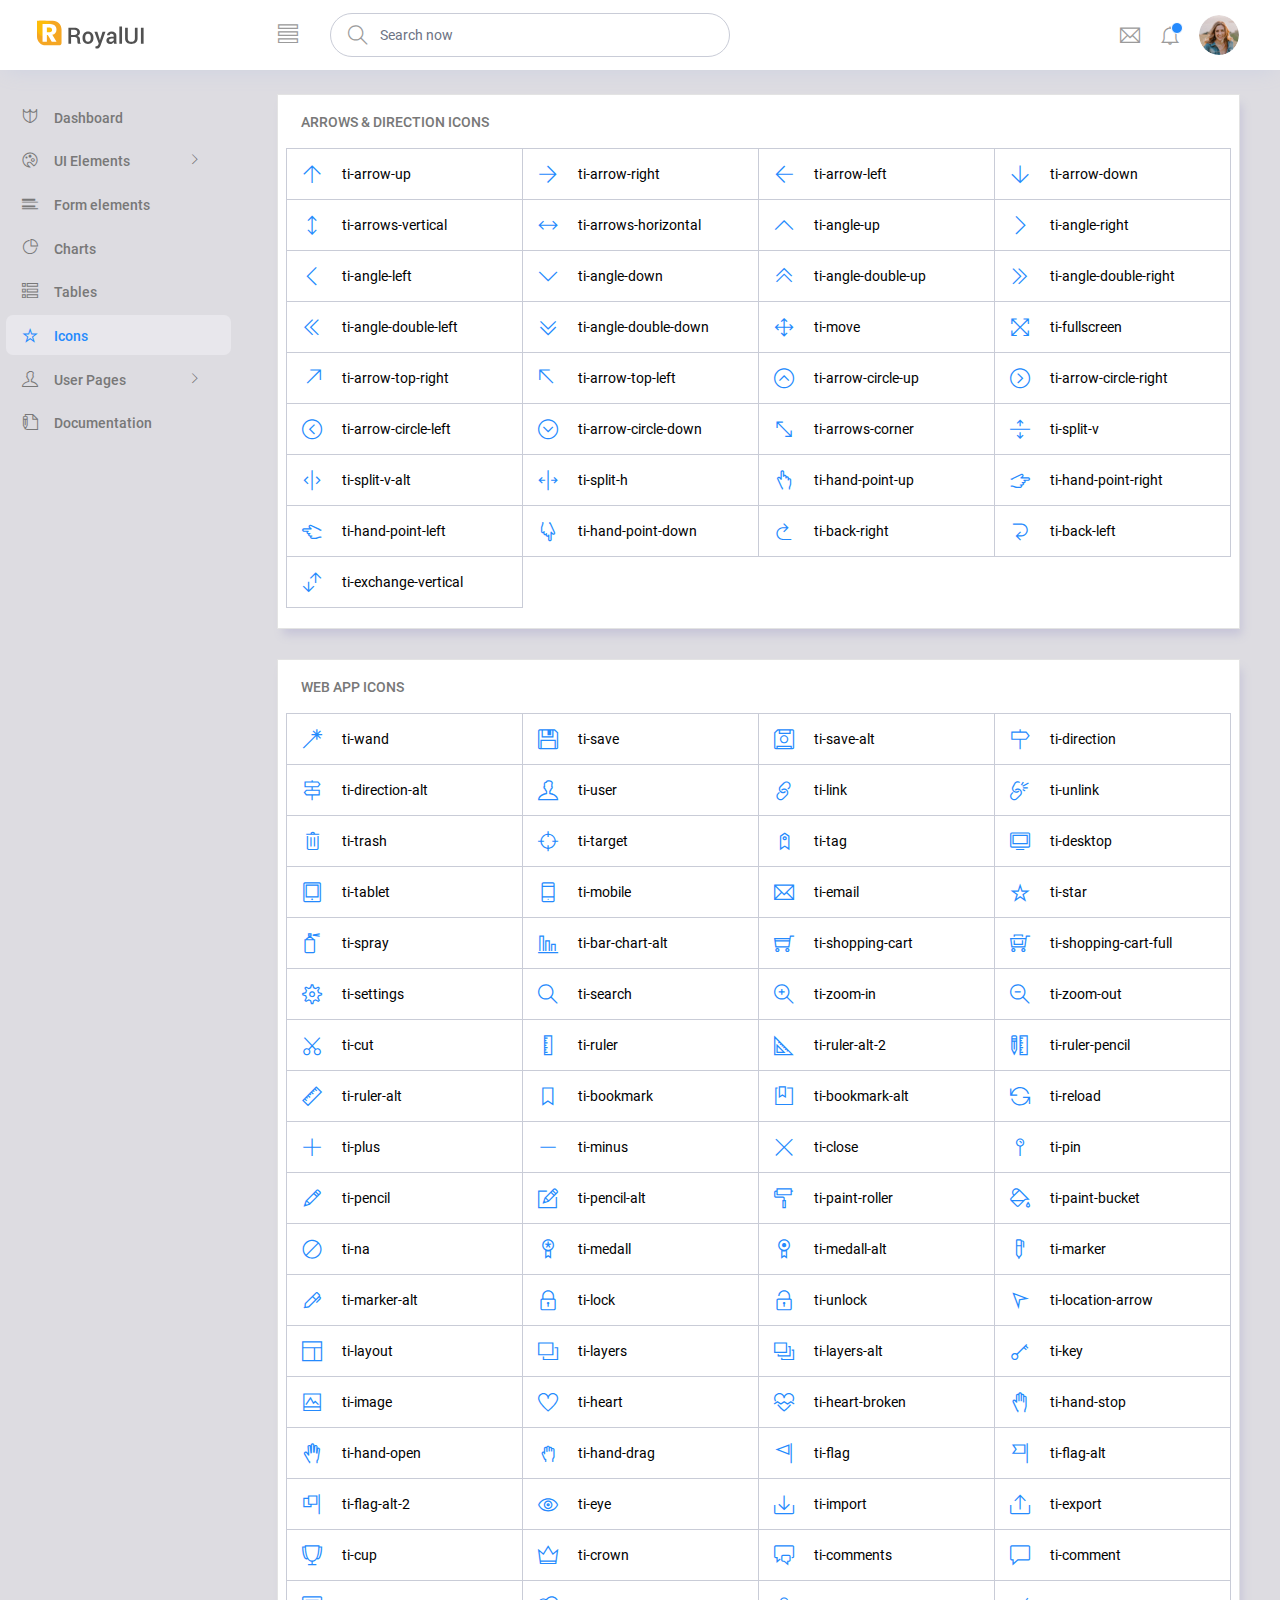
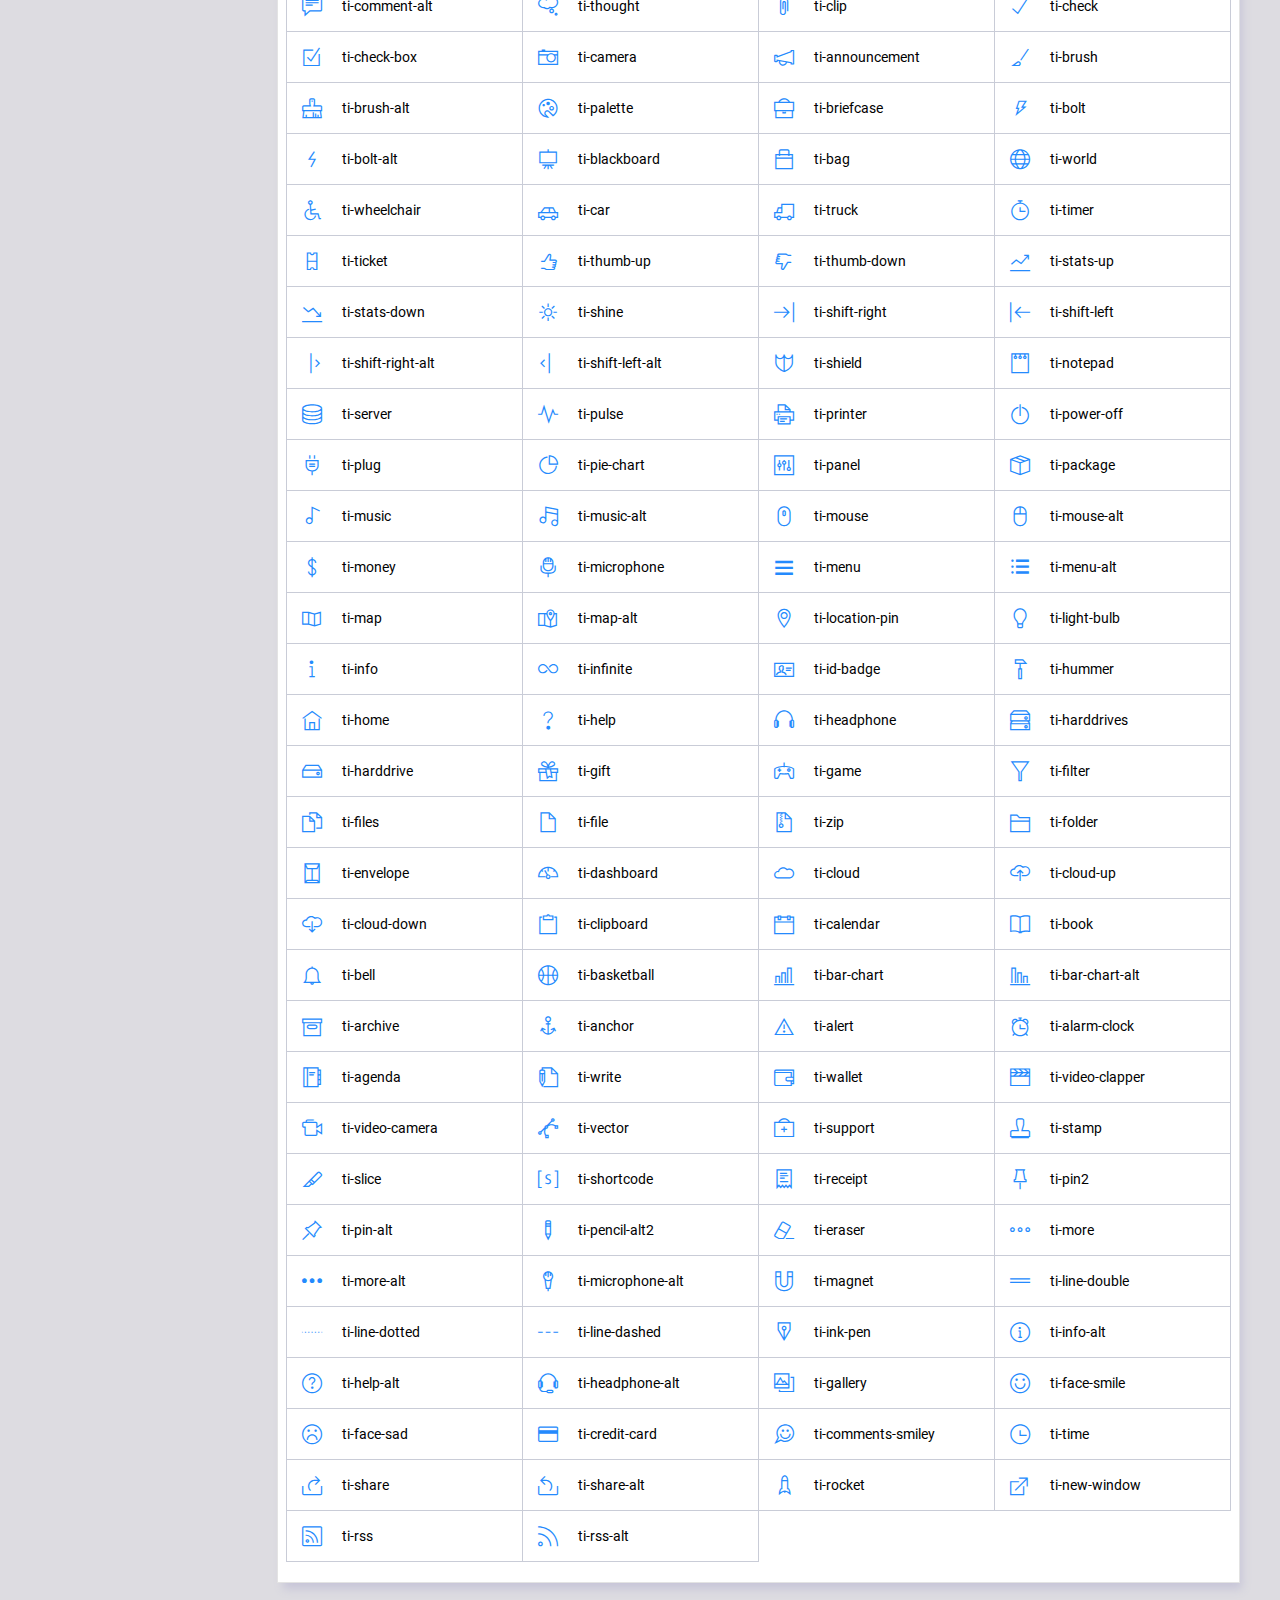
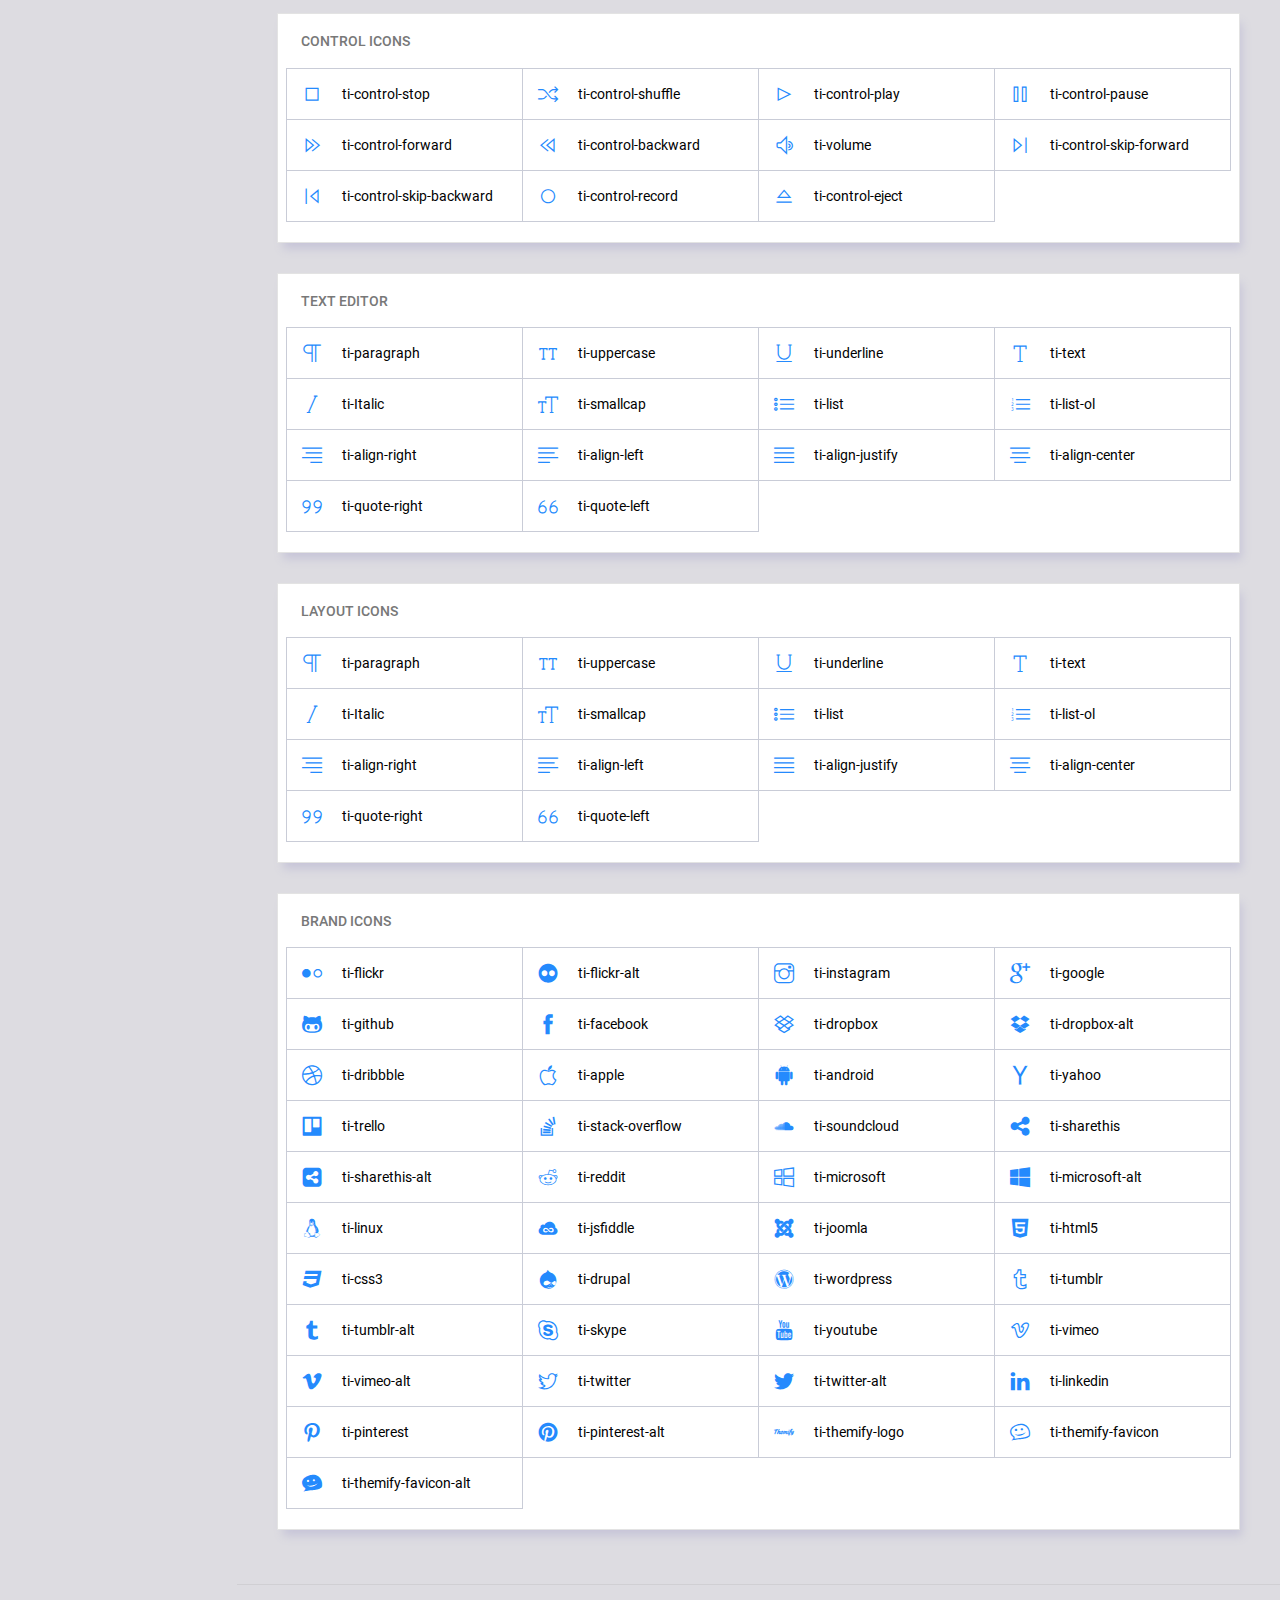
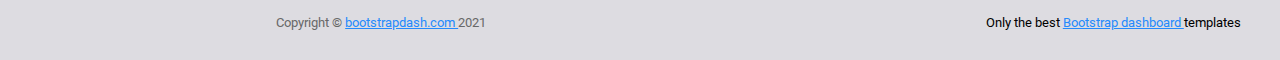
<file: static/assets/admin/pages/icons/themify.html>
<!DOCTYPE html>
<html lang="en">

<head>
  <!-- Required meta tags -->
  <meta charset="utf-8">
  <meta name="viewport" content="width=device-width, initial-scale=1, shrink-to-fit=no">
  <title>RoyalUI Admin</title>
  <!-- plugins:css -->
  <link rel="stylesheet" href="../../vendors/ti-icons/css/themify-icons.css">
  <link rel="stylesheet" href="../../vendors/base/vendor.bundle.base.css">
  <!-- endinject -->
  <!-- plugin css for this page -->
  <!-- End plugin css for this page -->
  <!-- inject:css -->
  <link rel="stylesheet" href="../../css/style.css">
  <!-- endinject -->
  <link rel="shortcut icon" href="../../images/favicon.png" />
</head>

<body>
  <div class="container-scroller">
    <!-- partial:../../partials/_navbar.html -->
    <nav class="navbar col-lg-12 col-12 p-0 fixed-top d-flex flex-row">
      <div class="text-center navbar-brand-wrapper d-flex align-items-center justify-content-center">
        <a class="navbar-brand brand-logo me-5" href="../../index.html"><img src="../../images/logo.svg" class="me-2" alt="logo"/></a>
        <a class="navbar-brand brand-logo-mini" href="../../index.html"><img src="../../images/logo-mini.svg" alt="logo"/></a>
      </div>
      <div class="navbar-menu-wrapper d-flex align-items-center justify-content-end">
        <button class="navbar-toggler navbar-toggler align-self-center" type="button" data-toggle="minimize">
          <span class="ti-view-list"></span>
        </button>
        <ul class="navbar-nav mr-lg-2">
          <li class="nav-item nav-search d-none d-lg-block">
            <div class="input-group">
              <div class="input-group-prepend hover-cursor" id="navbar-search-icon">
                <span class="input-group-text" id="search">
                  <i class="ti-search"></i>
                </span>
              </div>
              <input type="text" class="form-control" id="navbar-search-input" placeholder="Search now" aria-label="search" aria-describedby="search">
            </div>
          </li>
        </ul>
        <ul class="navbar-nav navbar-nav-right">
          <li class="nav-item dropdown me-1">
            <a class="nav-link count-indicator dropdown-toggle d-flex justify-content-center align-items-center" id="messageDropdown" href="#" data-bs-toggle="dropdown">
              <i class="ti-email mx-0"></i>
            </a>
            <div class="dropdown-menu dropdown-menu-right navbar-dropdown" aria-labelledby="messageDropdown">
              <p class="mb-0 font-weight-normal float-left dropdown-header">Messages</p>
              <a class="dropdown-item">
                <div class="item-thumbnail">
                    <img src="../../images/faces/face4.jpg" alt="image" class="profile-pic">
                </div>
                <div class="item-content flex-grow">
                  <h6 class="ellipsis font-weight-normal">David Grey
                  </h6>
                  <p class="font-weight-light small-text text-muted mb-0">
                    The meeting is cancelled
                  </p>
                </div>
              </a>
              <a class="dropdown-item">
                <div class="item-thumbnail">
                    <img src="../../images/faces/face2.jpg" alt="image" class="profile-pic">
                </div>
                <div class="item-content flex-grow">
                  <h6 class="ellipsis font-weight-normal">Tim Cook
                  </h6>
                  <p class="font-weight-light small-text text-muted mb-0">
                    New product launch
                  </p>
                </div>
              </a>
              <a class="dropdown-item">
                <div class="item-thumbnail">
                    <img src="../../images/faces/face3.jpg" alt="image" class="profile-pic">
                </div>
                <div class="item-content flex-grow">
                  <h6 class="ellipsis font-weight-normal"> Johnson
                  </h6>
                  <p class="font-weight-light small-text text-muted mb-0">
                    Upcoming board meeting
                  </p>
                </div>
              </a>
            </div>
          </li>
          <li class="nav-item dropdown">
            <a class="nav-link count-indicator dropdown-toggle" id="notificationDropdown" href="#" data-bs-toggle="dropdown">
              <i class="ti-bell mx-0"></i>
              <span class="count"></span>
            </a>
            <div class="dropdown-menu dropdown-menu-right navbar-dropdown" aria-labelledby="notificationDropdown">
              <p class="mb-0 font-weight-normal float-left dropdown-header">Notifications</p>
              <a class="dropdown-item">
                <div class="item-thumbnail">
                  <div class="item-icon bg-success">
                    <i class="ti-info-alt mx-0"></i>
                  </div>
                </div>
                <div class="item-content">
                  <h6 class="font-weight-normal">Application Error</h6>
                  <p class="font-weight-light small-text mb-0 text-muted">
                    Just now
                  </p>
                </div>
              </a>
              <a class="dropdown-item">
                <div class="item-thumbnail">
                  <div class="item-icon bg-warning">
                    <i class="ti-settings mx-0"></i>
                  </div>
                </div>
                <div class="item-content">
                  <h6 class="font-weight-normal">Settings</h6>
                  <p class="font-weight-light small-text mb-0 text-muted">
                    Private message
                  </p>
                </div>
              </a>
              <a class="dropdown-item">
                <div class="item-thumbnail">
                  <div class="item-icon bg-info">
                    <i class="ti-user mx-0"></i>
                  </div>
                </div>
                <div class="item-content">
                  <h6 class="font-weight-normal">New user registration</h6>
                  <p class="font-weight-light small-text mb-0 text-muted">
                    2 days ago
                  </p>
                </div>
              </a>
            </div>
          </li>
          <li class="nav-item nav-profile dropdown">
            <a class="nav-link dropdown-toggle" href="#" data-bs-toggle="dropdown" id="profileDropdown">
              <img src="../../images/faces/face28.jpg" alt="profile"/>
            </a>
            <div class="dropdown-menu dropdown-menu-right navbar-dropdown" aria-labelledby="profileDropdown">
              <a class="dropdown-item">
                <i class="ti-settings text-primary"></i>
                Settings
              </a>
              <a class="dropdown-item">
                <i class="ti-power-off text-primary"></i>
                Logout
              </a>
            </div>
          </li>
        </ul>
        <button class="navbar-toggler navbar-toggler-right d-lg-none align-self-center" type="button" data-toggle="offcanvas">
          <span class="ti-view-list"></span>
        </button>
      </div>
    </nav>
    <!-- partial -->
    <div class="container-fluid page-body-wrapper">
      <!-- partial:../../partials/_sidebar.html -->
      <nav class="sidebar sidebar-offcanvas" id="sidebar">
        <ul class="nav">
          <li class="nav-item">
            <a class="nav-link" href="../../index.html">
              <i class="ti-shield menu-icon"></i>
              <span class="menu-title">Dashboard</span>
            </a>
          </li>
          <li class="nav-item">
            <a class="nav-link" data-bs-toggle="collapse" href="#ui-basic" aria-expanded="false" aria-controls="ui-basic">
              <i class="ti-palette menu-icon"></i>
              <span class="menu-title">UI Elements</span>
              <i class="menu-arrow"></i>
            </a>
            <div class="collapse" id="ui-basic">
              <ul class="nav flex-column sub-menu">
                <li class="nav-item"> <a class="nav-link" href="../../pages/ui-features/buttons.html">Buttons</a></li>
                <li class="nav-item"> <a class="nav-link" href="../../pages/ui-features/typography.html">Typography</a></li>
              </ul>
            </div>
          </li>
          <li class="nav-item">
            <a class="nav-link" href="../../pages/forms/basic_elements.html">
              <i class="ti-layout-list-post menu-icon"></i>
              <span class="menu-title">Form elements</span>
            </a>
          </li>
          <li class="nav-item">
            <a class="nav-link" href="../../pages/charts/chartjs.html">
              <i class="ti-pie-chart menu-icon"></i>
              <span class="menu-title">Charts</span>
            </a>
          </li>
          <li class="nav-item">
            <a class="nav-link" href="../../pages/tables/basic-table.html">
              <i class="ti-view-list-alt menu-icon"></i>
              <span class="menu-title">Tables</span>
            </a>
          </li>
          <li class="nav-item">
            <a class="nav-link" href="../../pages/icons/themify.html">
              <i class="ti-star menu-icon"></i>
              <span class="menu-title">Icons</span>
            </a>
          </li>
          <li class="nav-item">
            <a class="nav-link" data-bs-toggle="collapse" href="#auth" aria-expanded="false" aria-controls="auth">
              <i class="ti-user menu-icon"></i>
              <span class="menu-title">User Pages</span>
              <i class="menu-arrow"></i>
            </a>
            <div class="collapse" id="auth">
              <ul class="nav flex-column sub-menu">
                <li class="nav-item"> <a class="nav-link" href="../../pages/samples/login.html"> Login </a></li>
                <li class="nav-item"> <a class="nav-link" href="../../pages/samples/login-2.html"> Login 2 </a></li>
                <li class="nav-item"> <a class="nav-link" href="../../pages/samples/register.html"> Register </a></li>
                <li class="nav-item"> <a class="nav-link" href="../../pages/samples/register-2.html"> Register 2 </a></li>
                <li class="nav-item"> <a class="nav-link" href="../../pages/samples/lock-screen.html"> Lockscreen </a></li>
              </ul>
            </div>
          </li>
          <li class="nav-item">
            <a class="nav-link" href="../../documentation/documentation.html">
              <i class="ti-write menu-icon"></i>
              <span class="menu-title">Documentation</span>
            </a>
          </li>
        </ul>
      </nav>
      <!-- partial -->
      <div class="main-panel">          
        <div class="content-wrapper">
          <div class="row">
            <div class="col-lg-12 grid-margin">
              <div class="card">
                <div class="card-body">
                  <h4 class="card-title">Arrows & direction icons</h4>
                  <div class="icons-list row">
                    <div class="col-sm-6 col-md-4 col-lg-3"> <i class="ti-arrow-up"></i> ti-arrow-up </div>
                    <div class="col-sm-6 col-md-4 col-lg-3"> <i class="ti-arrow-right"></i> ti-arrow-right </div>
                    <div class="col-sm-6 col-md-4 col-lg-3"> <i class="ti-arrow-left"></i> ti-arrow-left </div>
                    <div class="col-sm-6 col-md-4 col-lg-3"> <i class="ti-arrow-down"></i> ti-arrow-down </div>
                    <div class="col-sm-6 col-md-4 col-lg-3"> <i class="ti-arrows-vertical"></i> ti-arrows-vertical </div>
                    <div class="col-sm-6 col-md-4 col-lg-3"> <i class="ti-arrows-horizontal"></i> ti-arrows-horizontal </div>
                    <div class="col-sm-6 col-md-4 col-lg-3"> <i class="ti-angle-up"></i> ti-angle-up </div>
                    <div class="col-sm-6 col-md-4 col-lg-3"> <i class="ti-angle-right"></i> ti-angle-right </div>
                    <div class="col-sm-6 col-md-4 col-lg-3"> <i class="ti-angle-left"></i> ti-angle-left </div>
                    <div class="col-sm-6 col-md-4 col-lg-3"> <i class="ti-angle-down"></i> ti-angle-down </div>
                    <div class="col-sm-6 col-md-4 col-lg-3"> <i class="ti-angle-double-up"></i> ti-angle-double-up </div>
                    <div class="col-sm-6 col-md-4 col-lg-3"> <i class="ti-angle-double-right"></i> ti-angle-double-right </div>
                    <div class="col-sm-6 col-md-4 col-lg-3"> <i class="ti-angle-double-left"></i> ti-angle-double-left </div>
                    <div class="col-sm-6 col-md-4 col-lg-3"> <i class="ti-angle-double-down"></i> ti-angle-double-down </div>
                    <div class="col-sm-6 col-md-4 col-lg-3"> <i class="ti-move"></i> ti-move </div>
                    <div class="col-sm-6 col-md-4 col-lg-3"> <i class="ti-fullscreen"></i> ti-fullscreen </div>
                    <div class="col-sm-6 col-md-4 col-lg-3"> <i class="ti-arrow-top-right"></i> ti-arrow-top-right </div>
                    <div class="col-sm-6 col-md-4 col-lg-3"> <i class="ti-arrow-top-left"></i> ti-arrow-top-left </div>
                    <div class="col-sm-6 col-md-4 col-lg-3"> <i class="ti-arrow-circle-up"></i> ti-arrow-circle-up </div>
                    <div class="col-sm-6 col-md-4 col-lg-3"> <i class="ti-arrow-circle-right"></i> ti-arrow-circle-right </div>
                    <div class="col-sm-6 col-md-4 col-lg-3"> <i class="ti-arrow-circle-left"></i> ti-arrow-circle-left </div>
                    <div class="col-sm-6 col-md-4 col-lg-3"> <i class="ti-arrow-circle-down"></i> ti-arrow-circle-down </div>
                    <div class="col-sm-6 col-md-4 col-lg-3"> <i class="ti-arrows-corner"></i> ti-arrows-corner </div>
                    <div class="col-sm-6 col-md-4 col-lg-3"> <i class="ti-split-v"></i> ti-split-v </div>
                    <div class="col-sm-6 col-md-4 col-lg-3"> <i class="ti-split-v-alt"></i> ti-split-v-alt </div>
                    <div class="col-sm-6 col-md-4 col-lg-3"> <i class="ti-split-h"></i> ti-split-h </div>
                    <div class="col-sm-6 col-md-4 col-lg-3"> <i class="ti-hand-point-up"></i> ti-hand-point-up </div>
                    <div class="col-sm-6 col-md-4 col-lg-3"> <i class="ti-hand-point-right"></i> ti-hand-point-right </div>
                    <div class="col-sm-6 col-md-4 col-lg-3"> <i class="ti-hand-point-left"></i> ti-hand-point-left </div>
                    <div class="col-sm-6 col-md-4 col-lg-3"> <i class="ti-hand-point-down"></i> ti-hand-point-down </div>
                    <div class="col-sm-6 col-md-4 col-lg-3"> <i class="ti-back-right"></i> ti-back-right </div>
                    <div class="col-sm-6 col-md-4 col-lg-3"> <i class="ti-back-left"></i> ti-back-left </div>
                    <div class="col-sm-6 col-md-4 col-lg-3"> <i class="ti-exchange-vertical"></i> ti-exchange-vertical </div>
                  </div>
                </div>
              </div>
            </div>
            <div class="col-lg-12 grid-margin">
              <div class="card">
                <div class="card-body">
                  <h4 class="card-title">Web app icons</h4>
                  <div class="icons-list row">
                    <div class="col-sm-6 col-md-4 col-lg-3"> <i class="ti-wand"></i> ti-wand </div>
                    <div class="col-sm-6 col-md-4 col-lg-3"> <i class="ti-save"></i> ti-save </div>
                    <div class="col-sm-6 col-md-4 col-lg-3"> <i class="ti-save-alt"></i> ti-save-alt </div>
                    <div class="col-sm-6 col-md-4 col-lg-3"> <i class="ti-direction"></i> ti-direction </div>
                    <div class="col-sm-6 col-md-4 col-lg-3"> <i class="ti-direction-alt"></i> ti-direction-alt </div>
                    <div class="col-sm-6 col-md-4 col-lg-3"> <i class="ti-user"></i> ti-user </div>
                    <div class="col-sm-6 col-md-4 col-lg-3"> <i class="ti-link"></i> ti-link </div>
                    <div class="col-sm-6 col-md-4 col-lg-3"> <i class="ti-unlink"></i> ti-unlink </div>
                    <div class="col-sm-6 col-md-4 col-lg-3"> <i class="ti-trash"></i> ti-trash </div>
                    <div class="col-sm-6 col-md-4 col-lg-3"> <i class="ti-target"></i> ti-target </div>
                    <div class="col-sm-6 col-md-4 col-lg-3"> <i class="ti-tag"></i> ti-tag </div>
                    <div class="col-sm-6 col-md-4 col-lg-3"> <i class="ti-desktop"></i> ti-desktop </div>
                    <div class="col-sm-6 col-md-4 col-lg-3"> <i class="ti-tablet"></i> ti-tablet </div>
                    <div class="col-sm-6 col-md-4 col-lg-3"> <i class="ti-mobile"></i> ti-mobile </div>
                    <div class="col-sm-6 col-md-4 col-lg-3"> <i class="ti-email"></i> ti-email </div>
                    <div class="col-sm-6 col-md-4 col-lg-3"> <i class="ti-star"></i> ti-star </div>
                    <div class="col-sm-6 col-md-4 col-lg-3"> <i class="ti-spray"></i> ti-spray </div>
                    <div class="col-sm-6 col-md-4 col-lg-3"> <i class="ti-bar-chart-alt"></i> ti-bar-chart-alt </div>
                    <div class="col-sm-6 col-md-4 col-lg-3"> <i class="ti-shopping-cart"></i> ti-shopping-cart </div>
                    <div class="col-sm-6 col-md-4 col-lg-3"> <i class="ti-shopping-cart-full"></i> ti-shopping-cart-full </div>
                    <div class="col-sm-6 col-md-4 col-lg-3"> <i class="ti-settings"></i> ti-settings </div>
                    <div class="col-sm-6 col-md-4 col-lg-3"> <i class="ti-search"></i> ti-search </div>
                    <div class="col-sm-6 col-md-4 col-lg-3"> <i class="ti-zoom-in"></i> ti-zoom-in </div>
                    <div class="col-sm-6 col-md-4 col-lg-3"> <i class="ti-zoom-out"></i> ti-zoom-out </div>
                    <div class="col-sm-6 col-md-4 col-lg-3"> <i class="ti-cut"></i> ti-cut </div>
                    <div class="col-sm-6 col-md-4 col-lg-3"> <i class="ti-ruler"></i> ti-ruler </div>
                    <div class="col-sm-6 col-md-4 col-lg-3"> <i class="ti-ruler-alt-2"></i> ti-ruler-alt-2 </div>
                    <div class="col-sm-6 col-md-4 col-lg-3"> <i class="ti-ruler-pencil"></i> ti-ruler-pencil </div>
                    <div class="col-sm-6 col-md-4 col-lg-3"> <i class="ti-ruler-alt"></i> ti-ruler-alt </div>
                    <div class="col-sm-6 col-md-4 col-lg-3"> <i class="ti-bookmark"></i> ti-bookmark </div>
                    <div class="col-sm-6 col-md-4 col-lg-3"> <i class="ti-bookmark-alt"></i> ti-bookmark-alt </div>
                    <div class="col-sm-6 col-md-4 col-lg-3"> <i class="ti-reload"></i> ti-reload </div>
                    <div class="col-sm-6 col-md-4 col-lg-3"> <i class="ti-plus"></i> ti-plus </div>
                    <div class="col-sm-6 col-md-4 col-lg-3"> <i class="ti-minus"></i> ti-minus </div>
                    <div class="col-sm-6 col-md-4 col-lg-3"> <i class="ti-close"></i> ti-close </div>
                    <div class="col-sm-6 col-md-4 col-lg-3"> <i class="ti-pin"></i> ti-pin </div>
                    <div class="col-sm-6 col-md-4 col-lg-3"> <i class="ti-pencil"></i> ti-pencil </div>
                    <div class="col-sm-6 col-md-4 col-lg-3"> <i class="ti-pencil-alt"></i> ti-pencil-alt </div>
                    <div class="col-sm-6 col-md-4 col-lg-3"> <i class="ti-paint-roller"></i> ti-paint-roller </div>
                    <div class="col-sm-6 col-md-4 col-lg-3"> <i class="ti-paint-bucket"></i> ti-paint-bucket </div>
                    <div class="col-sm-6 col-md-4 col-lg-3"> <i class="ti-na"></i> ti-na </div>
                    <div class="col-sm-6 col-md-4 col-lg-3"> <i class="ti-medall"></i> ti-medall </div>
                    <div class="col-sm-6 col-md-4 col-lg-3"> <i class="ti-medall-alt"></i> ti-medall-alt </div>
                    <div class="col-sm-6 col-md-4 col-lg-3"> <i class="ti-marker"></i> ti-marker </div>
                    <div class="col-sm-6 col-md-4 col-lg-3"> <i class="ti-marker-alt"></i> ti-marker-alt </div>
                    <div class="col-sm-6 col-md-4 col-lg-3"> <i class="ti-lock"></i> ti-lock </div>
                    <div class="col-sm-6 col-md-4 col-lg-3"> <i class="ti-unlock"></i> ti-unlock </div>
                    <div class="col-sm-6 col-md-4 col-lg-3"> <i class="ti-location-arrow"></i> ti-location-arrow </div>
                    <div class="col-sm-6 col-md-4 col-lg-3"> <i class="ti-layout"></i> ti-layout </div>
                    <div class="col-sm-6 col-md-4 col-lg-3"> <i class="ti-layers"></i> ti-layers </div>
                    <div class="col-sm-6 col-md-4 col-lg-3"> <i class="ti-layers-alt"></i> ti-layers-alt </div>
                    <div class="col-sm-6 col-md-4 col-lg-3"> <i class="ti-key"></i> ti-key </div>
                    <div class="col-sm-6 col-md-4 col-lg-3"> <i class="ti-image"></i> ti-image </div>
                    <div class="col-sm-6 col-md-4 col-lg-3"> <i class="ti-heart"></i> ti-heart </div>
                    <div class="col-sm-6 col-md-4 col-lg-3"> <i class="ti-heart-broken"></i> ti-heart-broken </div>
                    <div class="col-sm-6 col-md-4 col-lg-3"> <i class="ti-hand-stop"></i> ti-hand-stop </div>
                    <div class="col-sm-6 col-md-4 col-lg-3"> <i class="ti-hand-open"></i> ti-hand-open </div>
                    <div class="col-sm-6 col-md-4 col-lg-3"> <i class="ti-hand-drag"></i> ti-hand-drag </div>
                    <div class="col-sm-6 col-md-4 col-lg-3"> <i class="ti-flag"></i> ti-flag </div>
                    <div class="col-sm-6 col-md-4 col-lg-3"> <i class="ti-flag-alt"></i> ti-flag-alt </div>
                    <div class="col-sm-6 col-md-4 col-lg-3"> <i class="ti-flag-alt-2"></i> ti-flag-alt-2 </div>
                    <div class="col-sm-6 col-md-4 col-lg-3"> <i class="ti-eye"></i> ti-eye </div>
                    <div class="col-sm-6 col-md-4 col-lg-3"> <i class="ti-import"></i> ti-import </div>
                    <div class="col-sm-6 col-md-4 col-lg-3"> <i class="ti-export"></i> ti-export </div>
                    <div class="col-sm-6 col-md-4 col-lg-3"> <i class="ti-cup"></i> ti-cup </div>
                    <div class="col-sm-6 col-md-4 col-lg-3"> <i class="ti-crown"></i> ti-crown </div>
                    <div class="col-sm-6 col-md-4 col-lg-3"> <i class="ti-comments"></i> ti-comments </div>
                    <div class="col-sm-6 col-md-4 col-lg-3"> <i class="ti-comment"></i> ti-comment </div>
                    <div class="col-sm-6 col-md-4 col-lg-3"> <i class="ti-comment-alt"></i> ti-comment-alt </div>
                    <div class="col-sm-6 col-md-4 col-lg-3"> <i class="ti-thought"></i> ti-thought </div>
                    <div class="col-sm-6 col-md-4 col-lg-3"> <i class="ti-clip"></i> ti-clip </div>
                    <div class="col-sm-6 col-md-4 col-lg-3"> <i class="ti-check"></i> ti-check </div>
                    <div class="col-sm-6 col-md-4 col-lg-3"> <i class="ti-check-box"></i> ti-check-box </div>
                    <div class="col-sm-6 col-md-4 col-lg-3"> <i class="ti-camera"></i> ti-camera </div>
                    <div class="col-sm-6 col-md-4 col-lg-3"> <i class="ti-announcement"></i> ti-announcement </div>
                    <div class="col-sm-6 col-md-4 col-lg-3"> <i class="ti-brush"></i> ti-brush </div>
                    <div class="col-sm-6 col-md-4 col-lg-3"> <i class="ti-brush-alt"></i> ti-brush-alt </div>
                    <div class="col-sm-6 col-md-4 col-lg-3"> <i class="ti-palette"></i> ti-palette </div>
                    <div class="col-sm-6 col-md-4 col-lg-3"> <i class="ti-briefcase"></i> ti-briefcase </div>
                    <div class="col-sm-6 col-md-4 col-lg-3"> <i class="ti-bolt"></i> ti-bolt </div>
                    <div class="col-sm-6 col-md-4 col-lg-3"> <i class="ti-bolt-alt"></i> ti-bolt-alt </div>
                    <div class="col-sm-6 col-md-4 col-lg-3"> <i class="ti-blackboard"></i> ti-blackboard </div>
                    <div class="col-sm-6 col-md-4 col-lg-3"> <i class="ti-bag"></i> ti-bag </div>
                    <div class="col-sm-6 col-md-4 col-lg-3"> <i class="ti-world"></i> ti-world </div>
                    <div class="col-sm-6 col-md-4 col-lg-3"> <i class="ti-wheelchair"></i> ti-wheelchair </div>
                    <div class="col-sm-6 col-md-4 col-lg-3"> <i class="ti-car"></i> ti-car </div>
                    <div class="col-sm-6 col-md-4 col-lg-3"> <i class="ti-truck"></i> ti-truck </div>
                    <div class="col-sm-6 col-md-4 col-lg-3"> <i class="ti-timer"></i> ti-timer </div>
                    <div class="col-sm-6 col-md-4 col-lg-3"> <i class="ti-ticket"></i> ti-ticket </div>
                    <div class="col-sm-6 col-md-4 col-lg-3"> <i class="ti-thumb-up"></i> ti-thumb-up </div>
                    <div class="col-sm-6 col-md-4 col-lg-3"> <i class="ti-thumb-down"></i> ti-thumb-down </div>
                    <div class="col-sm-6 col-md-4 col-lg-3"> <i class="ti-stats-up"></i> ti-stats-up </div>
                    <div class="col-sm-6 col-md-4 col-lg-3"> <i class="ti-stats-down"></i> ti-stats-down </div>
                    <div class="col-sm-6 col-md-4 col-lg-3"> <i class="ti-shine"></i> ti-shine </div>
                    <div class="col-sm-6 col-md-4 col-lg-3"> <i class="ti-shift-right"></i> ti-shift-right </div>
                    <div class="col-sm-6 col-md-4 col-lg-3"> <i class="ti-shift-left"></i> ti-shift-left </div>
                    <div class="col-sm-6 col-md-4 col-lg-3"> <i class="ti-shift-right-alt"></i> ti-shift-right-alt </div>
                    <div class="col-sm-6 col-md-4 col-lg-3"> <i class="ti-shift-left-alt"></i> ti-shift-left-alt </div>
                    <div class="col-sm-6 col-md-4 col-lg-3"> <i class="ti-shield"></i> ti-shield </div>
                    <div class="col-sm-6 col-md-4 col-lg-3"> <i class="ti-notepad"></i> ti-notepad </div>
                    <div class="col-sm-6 col-md-4 col-lg-3"> <i class="ti-server"></i> ti-server </div>
                    <div class="col-sm-6 col-md-4 col-lg-3"> <i class="ti-pulse"></i> ti-pulse </div>
                    <div class="col-sm-6 col-md-4 col-lg-3"> <i class="ti-printer"></i> ti-printer </div>
                    <div class="col-sm-6 col-md-4 col-lg-3"> <i class="ti-power-off"></i> ti-power-off </div>
                    <div class="col-sm-6 col-md-4 col-lg-3"> <i class="ti-plug"></i> ti-plug </div>
                    <div class="col-sm-6 col-md-4 col-lg-3"> <i class="ti-pie-chart"></i> ti-pie-chart </div>
                    <div class="col-sm-6 col-md-4 col-lg-3"> <i class="ti-panel"></i> ti-panel </div>
                    <div class="col-sm-6 col-md-4 col-lg-3"> <i class="ti-package"></i> ti-package </div>
                    <div class="col-sm-6 col-md-4 col-lg-3"> <i class="ti-music"></i> ti-music </div>
                    <div class="col-sm-6 col-md-4 col-lg-3"> <i class="ti-music-alt"></i> ti-music-alt </div>
                    <div class="col-sm-6 col-md-4 col-lg-3"> <i class="ti-mouse"></i> ti-mouse </div>
                    <div class="col-sm-6 col-md-4 col-lg-3"> <i class="ti-mouse-alt"></i> ti-mouse-alt </div>
                    <div class="col-sm-6 col-md-4 col-lg-3"> <i class="ti-money"></i> ti-money </div>
                    <div class="col-sm-6 col-md-4 col-lg-3"> <i class="ti-microphone"></i> ti-microphone </div>
                    <div class="col-sm-6 col-md-4 col-lg-3"> <i class="ti-menu"></i> ti-menu </div>
                    <div class="col-sm-6 col-md-4 col-lg-3"> <i class="ti-menu-alt"></i> ti-menu-alt </div>
                    <div class="col-sm-6 col-md-4 col-lg-3"> <i class="ti-map"></i> ti-map </div>
                    <div class="col-sm-6 col-md-4 col-lg-3"> <i class="ti-map-alt"></i> ti-map-alt </div>
                    <div class="col-sm-6 col-md-4 col-lg-3"> <i class="ti-location-pin"></i> ti-location-pin </div>
                    <div class="col-sm-6 col-md-4 col-lg-3"> <i class="ti-light-bulb"></i> ti-light-bulb </div>
                    <div class="col-sm-6 col-md-4 col-lg-3"> <i class="ti-info"></i> ti-info </div>
                    <div class="col-sm-6 col-md-4 col-lg-3"> <i class="ti-infinite"></i> ti-infinite </div>
                    <div class="col-sm-6 col-md-4 col-lg-3"> <i class="ti-id-badge"></i> ti-id-badge </div>
                    <div class="col-sm-6 col-md-4 col-lg-3"> <i class="ti-hummer"></i> ti-hummer </div>
                    <div class="col-sm-6 col-md-4 col-lg-3"> <i class="ti-home"></i> ti-home </div>
                    <div class="col-sm-6 col-md-4 col-lg-3"> <i class="ti-help"></i> ti-help </div>
                    <div class="col-sm-6 col-md-4 col-lg-3"> <i class="ti-headphone"></i> ti-headphone </div>
                    <div class="col-sm-6 col-md-4 col-lg-3"> <i class="ti-harddrives"></i> ti-harddrives </div>
                    <div class="col-sm-6 col-md-4 col-lg-3"> <i class="ti-harddrive"></i> ti-harddrive </div>
                    <div class="col-sm-6 col-md-4 col-lg-3"> <i class="ti-gift"></i> ti-gift </div>
                    <div class="col-sm-6 col-md-4 col-lg-3"> <i class="ti-game"></i> ti-game </div>
                    <div class="col-sm-6 col-md-4 col-lg-3"> <i class="ti-filter"></i> ti-filter </div>
                    <div class="col-sm-6 col-md-4 col-lg-3"> <i class="ti-files"></i> ti-files </div>
                    <div class="col-sm-6 col-md-4 col-lg-3"> <i class="ti-file"></i> ti-file </div>
                    <div class="col-sm-6 col-md-4 col-lg-3"> <i class="ti-zip"></i> ti-zip </div>
                    <div class="col-sm-6 col-md-4 col-lg-3"> <i class="ti-folder"></i> ti-folder </div>
                    <div class="col-sm-6 col-md-4 col-lg-3"> <i class="ti-envelope"></i> ti-envelope </div>
                    <div class="col-sm-6 col-md-4 col-lg-3"> <i class="ti-dashboard"></i> ti-dashboard </div>
                    <div class="col-sm-6 col-md-4 col-lg-3"> <i class="ti-cloud"></i> ti-cloud </div>
                    <div class="col-sm-6 col-md-4 col-lg-3"> <i class="ti-cloud-up"></i> ti-cloud-up </div>
                    <div class="col-sm-6 col-md-4 col-lg-3"> <i class="ti-cloud-down"></i> ti-cloud-down </div>
                    <div class="col-sm-6 col-md-4 col-lg-3"> <i class="ti-clipboard"></i> ti-clipboard </div>
                    <div class="col-sm-6 col-md-4 col-lg-3"> <i class="ti-calendar"></i> ti-calendar </div>
                    <div class="col-sm-6 col-md-4 col-lg-3"> <i class="ti-book"></i> ti-book </div>
                    <div class="col-sm-6 col-md-4 col-lg-3"> <i class="ti-bell"></i> ti-bell </div>
                    <div class="col-sm-6 col-md-4 col-lg-3"> <i class="ti-basketball"></i> ti-basketball </div>
                    <div class="col-sm-6 col-md-4 col-lg-3"> <i class="ti-bar-chart"></i> ti-bar-chart </div>
                    <div class="col-sm-6 col-md-4 col-lg-3"> <i class="ti-bar-chart-alt"></i> ti-bar-chart-alt </div>
                    <div class="col-sm-6 col-md-4 col-lg-3"> <i class="ti-archive"></i> ti-archive </div>
                    <div class="col-sm-6 col-md-4 col-lg-3"> <i class="ti-anchor"></i> ti-anchor </div>
                    <div class="col-sm-6 col-md-4 col-lg-3"> <i class="ti-alert"></i> ti-alert </div>
                    <div class="col-sm-6 col-md-4 col-lg-3"> <i class="ti-alarm-clock"></i> ti-alarm-clock </div>
                    <div class="col-sm-6 col-md-4 col-lg-3"> <i class="ti-agenda"></i> ti-agenda </div>
                    <div class="col-sm-6 col-md-4 col-lg-3"> <i class="ti-write"></i> ti-write </div>
                    <div class="col-sm-6 col-md-4 col-lg-3"> <i class="ti-wallet"></i> ti-wallet </div>
                    <div class="col-sm-6 col-md-4 col-lg-3"> <i class="ti-video-clapper"></i> ti-video-clapper </div>
                    <div class="col-sm-6 col-md-4 col-lg-3"> <i class="ti-video-camera"></i> ti-video-camera </div>
                    <div class="col-sm-6 col-md-4 col-lg-3"> <i class="ti-vector"></i> ti-vector </div>
                    <div class="col-sm-6 col-md-4 col-lg-3"> <i class="ti-support"></i> ti-support </div>
                    <div class="col-sm-6 col-md-4 col-lg-3"> <i class="ti-stamp"></i> ti-stamp </div>
                    <div class="col-sm-6 col-md-4 col-lg-3"> <i class="ti-slice"></i> ti-slice </div>
                    <div class="col-sm-6 col-md-4 col-lg-3"> <i class="ti-shortcode"></i> ti-shortcode </div>
                    <div class="col-sm-6 col-md-4 col-lg-3"> <i class="ti-receipt"></i> ti-receipt </div>
                    <div class="col-sm-6 col-md-4 col-lg-3"> <i class="ti-pin2"></i> ti-pin2 </div>
                    <div class="col-sm-6 col-md-4 col-lg-3"> <i class="ti-pin-alt"></i> ti-pin-alt </div>
                    <div class="col-sm-6 col-md-4 col-lg-3"> <i class="ti-pencil-alt2"></i> ti-pencil-alt2 </div>
                    <div class="col-sm-6 col-md-4 col-lg-3"> <i class="ti-eraser"></i> ti-eraser </div>
                    <div class="col-sm-6 col-md-4 col-lg-3"> <i class="ti-more"></i> ti-more </div>
                    <div class="col-sm-6 col-md-4 col-lg-3"> <i class="ti-more-alt"></i> ti-more-alt </div>
                    <div class="col-sm-6 col-md-4 col-lg-3"> <i class="ti-microphone-alt"></i> ti-microphone-alt </div>
                    <div class="col-sm-6 col-md-4 col-lg-3"> <i class="ti-magnet"></i> ti-magnet </div>
                    <div class="col-sm-6 col-md-4 col-lg-3"> <i class="ti-line-double"></i> ti-line-double </div>
                    <div class="col-sm-6 col-md-4 col-lg-3"> <i class="ti-line-dotted"></i> ti-line-dotted </div>
                    <div class="col-sm-6 col-md-4 col-lg-3"> <i class="ti-line-dashed"></i> ti-line-dashed </div>
                    <div class="col-sm-6 col-md-4 col-lg-3"> <i class="ti-ink-pen"></i> ti-ink-pen </div>
                    <div class="col-sm-6 col-md-4 col-lg-3"> <i class="ti-info-alt"></i> ti-info-alt </div>
                    <div class="col-sm-6 col-md-4 col-lg-3"> <i class="ti-help-alt"></i> ti-help-alt </div>
                    <div class="col-sm-6 col-md-4 col-lg-3"> <i class="ti-headphone-alt"></i> ti-headphone-alt </div>
                    <div class="col-sm-6 col-md-4 col-lg-3"> <i class="ti-gallery"></i> ti-gallery </div>
                    <div class="col-sm-6 col-md-4 col-lg-3"> <i class="ti-face-smile"></i> ti-face-smile </div>
                    <div class="col-sm-6 col-md-4 col-lg-3"> <i class="ti-face-sad"></i> ti-face-sad </div>
                    <div class="col-sm-6 col-md-4 col-lg-3"> <i class="ti-credit-card"></i> ti-credit-card </div>
                    <div class="col-sm-6 col-md-4 col-lg-3"> <i class="ti-comments-smiley"></i> ti-comments-smiley </div>
                    <div class="col-sm-6 col-md-4 col-lg-3"> <i class="ti-time"></i> ti-time </div>
                    <div class="col-sm-6 col-md-4 col-lg-3"> <i class="ti-share"></i> ti-share </div>
                    <div class="col-sm-6 col-md-4 col-lg-3"> <i class="ti-share-alt"></i> ti-share-alt </div>
                    <div class="col-sm-6 col-md-4 col-lg-3"> <i class="ti-rocket"></i> ti-rocket </div>
                    <div class="col-sm-6 col-md-4 col-lg-3"> <i class="ti-new-window"></i> ti-new-window </div>
                    <div class="col-sm-6 col-md-4 col-lg-3"> <i class="ti-rss"></i> ti-rss </div>
                    <div class="col-sm-6 col-md-4 col-lg-3"> <i class="ti-rss-alt"></i> ti-rss-alt </div>
                  </div>
                </div>
              </div>
            </div>
            <div class="col-lg-12 grid-margin">
              <div class="card">
                <div class="card-body">
                  <h4 class="card-title">Control icons</h4>
                  <div class="icons-list row">
                    <div class="col-sm-6 col-md-4 col-lg-3"> <i class="ti-control-stop"></i> ti-control-stop </div>
                    <div class="col-sm-6 col-md-4 col-lg-3"> <i class="ti-control-shuffle"></i> ti-control-shuffle </div>
                    <div class="col-sm-6 col-md-4 col-lg-3"> <i class="ti-control-play"></i> ti-control-play </div>
                    <div class="col-sm-6 col-md-4 col-lg-3"> <i class="ti-control-pause"></i> ti-control-pause </div>
                    <div class="col-sm-6 col-md-4 col-lg-3"> <i class="ti-control-forward"></i> ti-control-forward </div>
                    <div class="col-sm-6 col-md-4 col-lg-3"> <i class="ti-control-backward"></i> ti-control-backward </div>
                    <div class="col-sm-6 col-md-4 col-lg-3"> <i class="ti-volume"></i> ti-volume </div>
                    <div class="col-sm-6 col-md-4 col-lg-3"> <i class="ti-control-skip-forward"></i> ti-control-skip-forward </div>
                    <div class="col-sm-6 col-md-4 col-lg-3"> <i class="ti-control-skip-backward"></i> ti-control-skip-backward </div>
                    <div class="col-sm-6 col-md-4 col-lg-3"> <i class="ti-control-record"></i> ti-control-record </div>
                    <div class="col-sm-6 col-md-4 col-lg-3"> <i class="ti-control-eject"></i> ti-control-eject </div>
                  </div>
                </div>
              </div>
            </div>
            <div class="col-lg-12 grid-margin">
              <div class="card">
                <div class="card-body">
                  <h4 class="card-title">Text editor</h4>
                  <div class="icons-list row">
                    <div class="col-sm-6 col-md-4 col-lg-3"> <i class="ti-paragraph"></i> ti-paragraph </div>
                    <div class="col-sm-6 col-md-4 col-lg-3"> <i class="ti-uppercase"></i> ti-uppercase </div>
                    <div class="col-sm-6 col-md-4 col-lg-3"> <i class="ti-underline"></i> ti-underline </div>
                    <div class="col-sm-6 col-md-4 col-lg-3"> <i class="ti-text"></i> ti-text </div>
                    <div class="col-sm-6 col-md-4 col-lg-3"> <i class="ti-Italic"></i> ti-Italic </div>
                    <div class="col-sm-6 col-md-4 col-lg-3"> <i class="ti-smallcap"></i> ti-smallcap </div>
                    <div class="col-sm-6 col-md-4 col-lg-3"> <i class="ti-list"></i> ti-list </div>
                    <div class="col-sm-6 col-md-4 col-lg-3"> <i class="ti-list-ol"></i> ti-list-ol </div>
                    <div class="col-sm-6 col-md-4 col-lg-3"> <i class="ti-align-right"></i> ti-align-right </div>
                    <div class="col-sm-6 col-md-4 col-lg-3"> <i class="ti-align-left"></i> ti-align-left </div>
                    <div class="col-sm-6 col-md-4 col-lg-3"> <i class="ti-align-justify"></i> ti-align-justify </div>
                    <div class="col-sm-6 col-md-4 col-lg-3"> <i class="ti-align-center"></i> ti-align-center </div>
                    <div class="col-sm-6 col-md-4 col-lg-3"> <i class="ti-quote-right"></i> ti-quote-right </div>
                    <div class="col-sm-6 col-md-4 col-lg-3"> <i class="ti-quote-left"></i> ti-quote-left </div>
                  </div>
                </div>
              </div>
            </div>
            <div class="col-lg-12 grid-margin">
              <div class="card">
                <div class="card-body">
                  <h4 class="card-title">Layout icons</h4>
                  <div class="icons-list row">
                    <div class="col-sm-6 col-md-4 col-lg-3"> <i class="ti-paragraph"></i> ti-paragraph </div>
                    <div class="col-sm-6 col-md-4 col-lg-3"> <i class="ti-uppercase"></i> ti-uppercase </div>
                    <div class="col-sm-6 col-md-4 col-lg-3"> <i class="ti-underline"></i> ti-underline </div>
                    <div class="col-sm-6 col-md-4 col-lg-3"> <i class="ti-text"></i> ti-text </div>
                    <div class="col-sm-6 col-md-4 col-lg-3"> <i class="ti-Italic"></i> ti-Italic </div>
                    <div class="col-sm-6 col-md-4 col-lg-3"> <i class="ti-smallcap"></i> ti-smallcap </div>
                    <div class="col-sm-6 col-md-4 col-lg-3"> <i class="ti-list"></i> ti-list </div>
                    <div class="col-sm-6 col-md-4 col-lg-3"> <i class="ti-list-ol"></i> ti-list-ol </div>
                    <div class="col-sm-6 col-md-4 col-lg-3"> <i class="ti-align-right"></i> ti-align-right </div>
                    <div class="col-sm-6 col-md-4 col-lg-3"> <i class="ti-align-left"></i> ti-align-left </div>
                    <div class="col-sm-6 col-md-4 col-lg-3"> <i class="ti-align-justify"></i> ti-align-justify </div>
                    <div class="col-sm-6 col-md-4 col-lg-3"> <i class="ti-align-center"></i> ti-align-center </div>
                    <div class="col-sm-6 col-md-4 col-lg-3"> <i class="ti-quote-right"></i> ti-quote-right </div>
                    <div class="col-sm-6 col-md-4 col-lg-3"> <i class="ti-quote-left"></i> ti-quote-left </div>
                  </div>
                </div>
              </div>
            </div>
            <div class="col-lg-12 grid-margin">
              <div class="card">
                <div class="card-body">
                  <h4 class="card-title">Brand icons</h4>
                  <div class="icons-list row">
                    <div class="col-sm-6 col-md-4 col-lg-3"> <i class="ti-flickr"></i> ti-flickr </div>
                    <div class="col-sm-6 col-md-4 col-lg-3"> <i class="ti-flickr-alt"></i> ti-flickr-alt </div>
                    <div class="col-sm-6 col-md-4 col-lg-3"> <i class="ti-instagram"></i> ti-instagram </div>
                    <div class="col-sm-6 col-md-4 col-lg-3"> <i class="ti-google"></i> ti-google </div>
                    <div class="col-sm-6 col-md-4 col-lg-3"> <i class="ti-github"></i> ti-github </div>
                    <div class="col-sm-6 col-md-4 col-lg-3"> <i class="ti-facebook"></i> ti-facebook </div>
                    <div class="col-sm-6 col-md-4 col-lg-3"> <i class="ti-dropbox"></i> ti-dropbox </div>
                    <div class="col-sm-6 col-md-4 col-lg-3"> <i class="ti-dropbox-alt"></i> ti-dropbox-alt </div>
                    <div class="col-sm-6 col-md-4 col-lg-3"> <i class="ti-dribbble"></i> ti-dribbble </div>
                    <div class="col-sm-6 col-md-4 col-lg-3"> <i class="ti-apple"></i> ti-apple </div>
                    <div class="col-sm-6 col-md-4 col-lg-3"> <i class="ti-android"></i> ti-android </div>
                    <div class="col-sm-6 col-md-4 col-lg-3"> <i class="ti-yahoo"></i> ti-yahoo </div>
                    <div class="col-sm-6 col-md-4 col-lg-3"> <i class="ti-trello"></i> ti-trello </div>
                    <div class="col-sm-6 col-md-4 col-lg-3"> <i class="ti-stack-overflow"></i> ti-stack-overflow </div>
                    <div class="col-sm-6 col-md-4 col-lg-3"> <i class="ti-soundcloud"></i> ti-soundcloud </div>
                    <div class="col-sm-6 col-md-4 col-lg-3"> <i class="ti-sharethis"></i> ti-sharethis </div>
                    <div class="col-sm-6 col-md-4 col-lg-3"> <i class="ti-sharethis-alt"></i> ti-sharethis-alt </div>
                    <div class="col-sm-6 col-md-4 col-lg-3"> <i class="ti-reddit"></i> ti-reddit </div>
                    <div class="col-sm-6 col-md-4 col-lg-3"> <i class="ti-microsoft"></i> ti-microsoft </div>
                    <div class="col-sm-6 col-md-4 col-lg-3"> <i class="ti-microsoft-alt"></i> ti-microsoft-alt </div>
                    <div class="col-sm-6 col-md-4 col-lg-3"> <i class="ti-linux"></i> ti-linux </div>
                    <div class="col-sm-6 col-md-4 col-lg-3"> <i class="ti-jsfiddle"></i> ti-jsfiddle </div>
                    <div class="col-sm-6 col-md-4 col-lg-3"> <i class="ti-joomla"></i> ti-joomla </div>
                    <div class="col-sm-6 col-md-4 col-lg-3"> <i class="ti-html5"></i> ti-html5 </div>
                    <div class="col-sm-6 col-md-4 col-lg-3"> <i class="ti-css3"></i> ti-css3 </div>
                    <div class="col-sm-6 col-md-4 col-lg-3"> <i class="ti-drupal"></i> ti-drupal </div>
                    <div class="col-sm-6 col-md-4 col-lg-3"> <i class="ti-wordpress"></i> ti-wordpress </div>
                    <div class="col-sm-6 col-md-4 col-lg-3"> <i class="ti-tumblr"></i> ti-tumblr </div>
                    <div class="col-sm-6 col-md-4 col-lg-3"> <i class="ti-tumblr-alt"></i> ti-tumblr-alt </div>
                    <div class="col-sm-6 col-md-4 col-lg-3"> <i class="ti-skype"></i> ti-skype </div>
                    <div class="col-sm-6 col-md-4 col-lg-3"> <i class="ti-youtube"></i> ti-youtube </div>
                    <div class="col-sm-6 col-md-4 col-lg-3"> <i class="ti-vimeo"></i> ti-vimeo </div>
                    <div class="col-sm-6 col-md-4 col-lg-3"> <i class="ti-vimeo-alt"></i> ti-vimeo-alt </div>
                    <div class="col-sm-6 col-md-4 col-lg-3"> <i class="ti-twitter"></i> ti-twitter </div>
                    <div class="col-sm-6 col-md-4 col-lg-3"> <i class="ti-twitter-alt"></i> ti-twitter-alt </div>
                    <div class="col-sm-6 col-md-4 col-lg-3"> <i class="ti-linkedin"></i> ti-linkedin </div>
                    <div class="col-sm-6 col-md-4 col-lg-3"> <i class="ti-pinterest"></i> ti-pinterest </div>
                    <div class="col-sm-6 col-md-4 col-lg-3"> <i class="ti-pinterest-alt"></i> ti-pinterest-alt </div>
                    <div class="col-sm-6 col-md-4 col-lg-3"> <i class="ti-themify-logo"></i> ti-themify-logo </div>
                    <div class="col-sm-6 col-md-4 col-lg-3"> <i class="ti-themify-favicon"></i> ti-themify-favicon </div>
                    <div class="col-sm-6 col-md-4 col-lg-3"> <i class="ti-themify-favicon-alt"></i> ti-themify-favicon-alt </div>
                  </div>
                </div>
              </div>
            </div>
          </div>
        </div>
        <!-- partial:../../partials/_footer.html -->
        <footer class="footer">
          <div class="d-sm-flex justify-content-center justify-content-sm-between">
            <span class="text-muted text-center text-sm-left d-block d-sm-inline-block">Copyright © <a href="https://www.bootstrapdash.com/" target="_blank">bootstrapdash.com </a>2021</span>
            <span class="float-none float-sm-right d-block mt-1 mt-sm-0 text-center">Only the best <a href="https://www.bootstrapdash.com/" target="_blank"> Bootstrap dashboard </a> templates</span>
          </div>
        </footer>
        <!-- partial -->
      </div>
    </div>
  </div>
  <!-- plugins:js -->
  <script src="../../vendors/base/vendor.bundle.base.js"></script>
  <!-- endinject -->
  <!-- Plugin js for this page-->
  <!-- End plugin js for this page-->
  <!-- inject:js -->
  <script src="../../js/off-canvas.js"></script>
  <script src="../../js/hoverable-collapse.js"></script>
  <script src="../../js/template.js"></script>
  <script src="../../js/todolist.js"></script>
  <!-- endinject -->
  <!-- Custom js for this page-->
  <!-- End custom js for this page-->
</body>

</html>
</file>
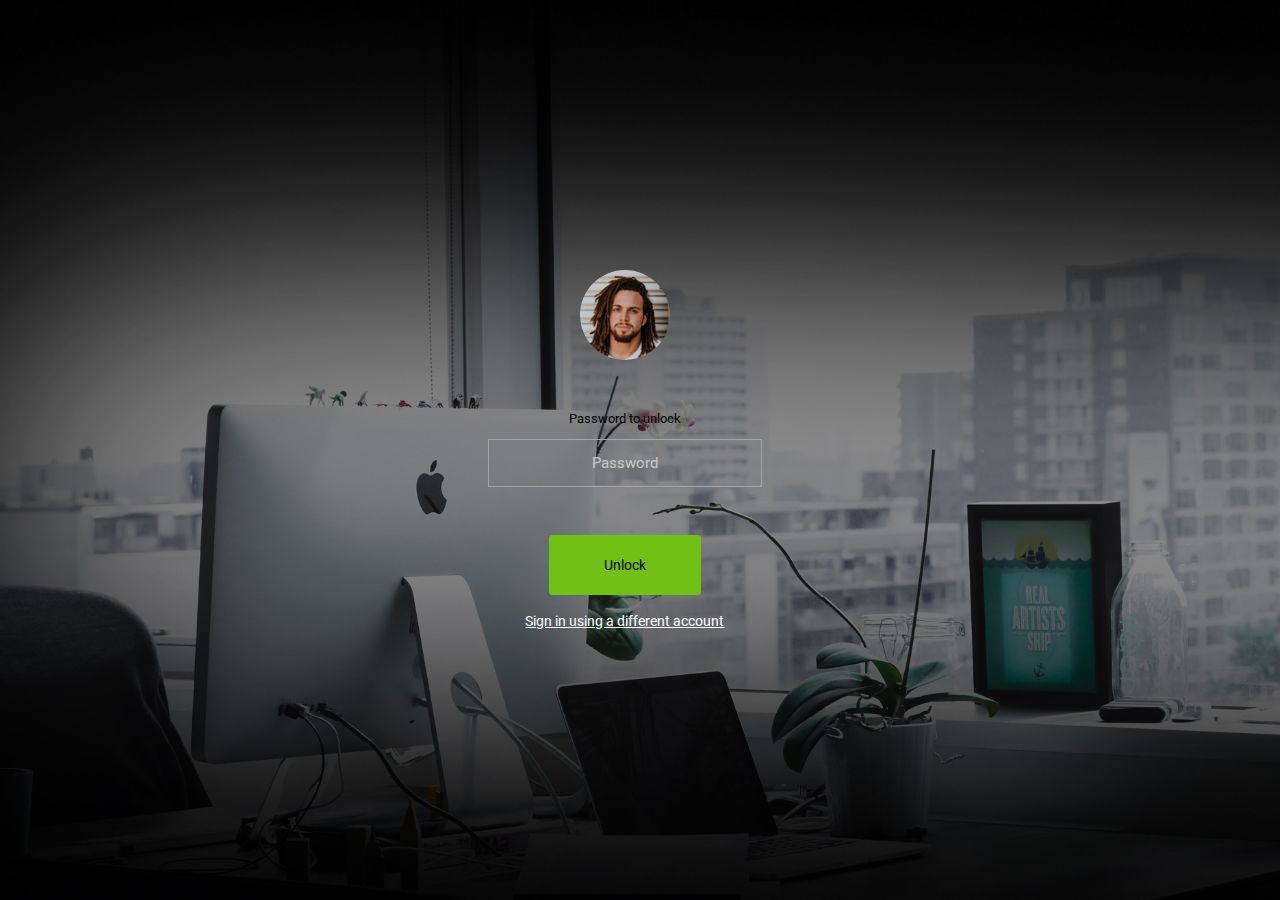
<file: static/assets/admin/pages/samples/lock-screen.html>
<!DOCTYPE html>
<html lang="en">

<head>
  <!-- Required meta tags -->
  <meta charset="utf-8">
  <meta name="viewport" content="width=device-width, initial-scale=1, shrink-to-fit=no">
  <title>RoyalUI Admin</title>
  <!-- plugins:css -->
  <link rel="stylesheet" href="../../vendors/ti-icons/css/themify-icons.css">
  <link rel="stylesheet" href="../../vendors/base/vendor.bundle.base.css">
  <!-- endinject -->
  <!-- plugin css for this page -->
  <!-- End plugin css for this page -->
  <!-- inject:css -->
  <link rel="stylesheet" href="../../css/style.css">
  <!-- endinject -->
  <link rel="shortcut icon" href="../../images/favicon.png" />
</head>

<body>
  <div class="container-scroller">
    <div class="container-fluid page-body-wrapper full-page-wrapper">
      <div class="content-wrapper d-flex align-items-center auth lock-full-bg">
        <div class="row w-100">
          <div class="col-lg-4 mx-auto">
            <div class="auth-form-transparent text-left p-5 text-center">
              <img src="../../images/faces/face13.jpg" class="lock-profile-img" alt="img">
              <form class="pt-5">
                <div class="form-group">
                  <label for="examplePassword1">Password to unlock</label>
                  <input type="password" class="form-control text-center" id="examplePassword1" placeholder="Password">
                </div>
                <div class="mt-5">
                  <a class="btn btn-block btn-success btn-lg font-weight-medium" href="../../index.html">Unlock</a>
                </div>
                <div class="mt-3 text-center">
                  <a href="#" class="auth-link text-white">Sign in using a different account</a>
                </div>
              </form>
            </div>
          </div>
        </div>
      </div>
      <!-- content-wrapper ends -->
    </div>
    <!-- page-body-wrapper ends -->
  </div>
  <!-- container-scroller -->
  <!-- plugins:js -->
  <script src="../../vendors/base/vendor.bundle.base.js"></script>
  <!-- endinject -->
  <!-- inject:js -->
  <script src="../../js/off-canvas.js"></script>
  <script src="../../js/hoverable-collapse.js"></script>
  <script src="../../js/template.js"></script>
  <script src="../../js/todolist.js"></script>
  <!-- endinject -->
</body>

</html>
</file>
<file: static/assets/admin/vendors/ti-icons/css/themify-icons.css>
@font-face {
	font-family: 'themify';
	src:url('../fonts/themify.eot');
	src:url('../fonts/themify.eot?#iefix') format('embedded-opentype'),
		url('../fonts/themify.woff') format('woff'),
		url('../fonts/themify.ttf') format('truetype'),
		url('../fonts/themify.svg') format('svg');
	font-weight: normal;
	font-style: normal;
}

[class^="ti-"], [class*=" ti-"] {
	font-family: 'themify';
	speak: none;
	font-style: normal;
	font-weight: normal;
	font-variant: normal;
	text-transform: none;
	line-height: 1;

	/* Better Font Rendering =========== */
	-webkit-font-smoothing: antialiased;
	-moz-osx-font-smoothing: grayscale;
}

.ti-wand:before {
	content: "\e600";
}
.ti-volume:before {
	content: "\e601";
}
.ti-user:before {
	content: "\e602";
}
.ti-unlock:before {
	content: "\e603";
}
.ti-unlink:before {
	content: "\e604";
}
.ti-trash:before {
	content: "\e605";
}
.ti-thought:before {
	content: "\e606";
}
.ti-target:before {
	content: "\e607";
}
.ti-tag:before {
	content: "\e608";
}
.ti-tablet:before {
	content: "\e609";
}
.ti-star:before {
	content: "\e60a";
}
.ti-spray:before {
	content: "\e60b";
}
.ti-signal:before {
	content: "\e60c";
}
.ti-shopping-cart:before {
	content: "\e60d";
}
.ti-shopping-cart-full:before {
	content: "\e60e";
}
.ti-settings:before {
	content: "\e60f";
}
.ti-search:before {
	content: "\e610";
}
.ti-zoom-in:before {
	content: "\e611";
}
.ti-zoom-out:before {
	content: "\e612";
}
.ti-cut:before {
	content: "\e613";
}
.ti-ruler:before {
	content: "\e614";
}
.ti-ruler-pencil:before {
	content: "\e615";
}
.ti-ruler-alt:before {
	content: "\e616";
}
.ti-bookmark:before {
	content: "\e617";
}
.ti-bookmark-alt:before {
	content: "\e618";
}
.ti-reload:before {
	content: "\e619";
}
.ti-plus:before {
	content: "\e61a";
}
.ti-pin:before {
	content: "\e61b";
}
.ti-pencil:before {
	content: "\e61c";
}
.ti-pencil-alt:before {
	content: "\e61d";
}
.ti-paint-roller:before {
	content: "\e61e";
}
.ti-paint-bucket:before {
	content: "\e61f";
}
.ti-na:before {
	content: "\e620";
}
.ti-mobile:before {
	content: "\e621";
}
.ti-minus:before {
	content: "\e622";
}
.ti-medall:before {
	content: "\e623";
}
.ti-medall-alt:before {
	content: "\e624";
}
.ti-marker:before {
	content: "\e625";
}
.ti-marker-alt:before {
	content: "\e626";
}
.ti-arrow-up:before {
	content: "\e627";
}
.ti-arrow-right:before {
	content: "\e628";
}
.ti-arrow-left:before {
	content: "\e629";
}
.ti-arrow-down:before {
	content: "\e62a";
}
.ti-lock:before {
	content: "\e62b";
}
.ti-location-arrow:before {
	content: "\e62c";
}
.ti-link:before {
	content: "\e62d";
}
.ti-layout:before {
	content: "\e62e";
}
.ti-layers:before {
	content: "\e62f";
}
.ti-layers-alt:before {
	content: "\e630";
}
.ti-key:before {
	content: "\e631";
}
.ti-import:before {
	content: "\e632";
}
.ti-image:before {
	content: "\e633";
}
.ti-heart:before {
	content: "\e634";
}
.ti-heart-broken:before {
	content: "\e635";
}
.ti-hand-stop:before {
	content: "\e636";
}
.ti-hand-open:before {
	content: "\e637";
}
.ti-hand-drag:before {
	content: "\e638";
}
.ti-folder:before {
	content: "\e639";
}
.ti-flag:before {
	content: "\e63a";
}
.ti-flag-alt:before {
	content: "\e63b";
}
.ti-flag-alt-2:before {
	content: "\e63c";
}
.ti-eye:before {
	content: "\e63d";
}
.ti-export:before {
	content: "\e63e";
}
.ti-exchange-vertical:before {
	content: "\e63f";
}
.ti-desktop:before {
	content: "\e640";
}
.ti-cup:before {
	content: "\e641";
}
.ti-crown:before {
	content: "\e642";
}
.ti-comments:before {
	content: "\e643";
}
.ti-comment:before {
	content: "\e644";
}
.ti-comment-alt:before {
	content: "\e645";
}
.ti-close:before {
	content: "\e646";
}
.ti-clip:before {
	content: "\e647";
}
.ti-angle-up:before {
	content: "\e648";
}
.ti-angle-right:before {
	content: "\e649";
}
.ti-angle-left:before {
	content: "\e64a";
}
.ti-angle-down:before {
	content: "\e64b";
}
.ti-check:before {
	content: "\e64c";
}
.ti-check-box:before {
	content: "\e64d";
}
.ti-camera:before {
	content: "\e64e";
}
.ti-announcement:before {
	content: "\e64f";
}
.ti-brush:before {
	content: "\e650";
}
.ti-briefcase:before {
	content: "\e651";
}
.ti-bolt:before {
	content: "\e652";
}
.ti-bolt-alt:before {
	content: "\e653";
}
.ti-blackboard:before {
	content: "\e654";
}
.ti-bag:before {
	content: "\e655";
}
.ti-move:before {
	content: "\e656";
}
.ti-arrows-vertical:before {
	content: "\e657";
}
.ti-arrows-horizontal:before {
	content: "\e658";
}
.ti-fullscreen:before {
	content: "\e659";
}
.ti-arrow-top-right:before {
	content: "\e65a";
}
.ti-arrow-top-left:before {
	content: "\e65b";
}
.ti-arrow-circle-up:before {
	content: "\e65c";
}
.ti-arrow-circle-right:before {
	content: "\e65d";
}
.ti-arrow-circle-left:before {
	content: "\e65e";
}
.ti-arrow-circle-down:before {
	content: "\e65f";
}
.ti-angle-double-up:before {
	content: "\e660";
}
.ti-angle-double-right:before {
	content: "\e661";
}
.ti-angle-double-left:before {
	content: "\e662";
}
.ti-angle-double-down:before {
	content: "\e663";
}
.ti-zip:before {
	content: "\e664";
}
.ti-world:before {
	content: "\e665";
}
.ti-wheelchair:before {
	content: "\e666";
}
.ti-view-list:before {
	content: "\e667";
}
.ti-view-list-alt:before {
	content: "\e668";
}
.ti-view-grid:before {
	content: "\e669";
}
.ti-uppercase:before {
	content: "\e66a";
}
.ti-upload:before {
	content: "\e66b";
}
.ti-underline:before {
	content: "\e66c";
}
.ti-truck:before {
	content: "\e66d";
}
.ti-timer:before {
	content: "\e66e";
}
.ti-ticket:before {
	content: "\e66f";
}
.ti-thumb-up:before {
	content: "\e670";
}
.ti-thumb-down:before {
	content: "\e671";
}
.ti-text:before {
	content: "\e672";
}
.ti-stats-up:before {
	content: "\e673";
}
.ti-stats-down:before {
	content: "\e674";
}
.ti-split-v:before {
	content: "\e675";
}
.ti-split-h:before {
	content: "\e676";
}
.ti-smallcap:before {
	content: "\e677";
}
.ti-shine:before {
	content: "\e678";
}
.ti-shift-right:before {
	content: "\e679";
}
.ti-shift-left:before {
	content: "\e67a";
}
.ti-shield:before {
	content: "\e67b";
}
.ti-notepad:before {
	content: "\e67c";
}
.ti-server:before {
	content: "\e67d";
}
.ti-quote-right:before {
	content: "\e67e";
}
.ti-quote-left:before {
	content: "\e67f";
}
.ti-pulse:before {
	content: "\e680";
}
.ti-printer:before {
	content: "\e681";
}
.ti-power-off:before {
	content: "\e682";
}
.ti-plug:before {
	content: "\e683";
}
.ti-pie-chart:before {
	content: "\e684";
}
.ti-paragraph:before {
	content: "\e685";
}
.ti-panel:before {
	content: "\e686";
}
.ti-package:before {
	content: "\e687";
}
.ti-music:before {
	content: "\e688";
}
.ti-music-alt:before {
	content: "\e689";
}
.ti-mouse:before {
	content: "\e68a";
}
.ti-mouse-alt:before {
	content: "\e68b";
}
.ti-money:before {
	content: "\e68c";
}
.ti-microphone:before {
	content: "\e68d";
}
.ti-menu:before {
	content: "\e68e";
}
.ti-menu-alt:before {
	content: "\e68f";
}
.ti-map:before {
	content: "\e690";
}
.ti-map-alt:before {
	content: "\e691";
}
.ti-loop:before {
	content: "\e692";
}
.ti-location-pin:before {
	content: "\e693";
}
.ti-list:before {
	content: "\e694";
}
.ti-light-bulb:before {
	content: "\e695";
}
.ti-Italic:before {
	content: "\e696";
}
.ti-info:before {
	content: "\e697";
}
.ti-infinite:before {
	content: "\e698";
}
.ti-id-badge:before {
	content: "\e699";
}
.ti-hummer:before {
	content: "\e69a";
}
.ti-home:before {
	content: "\e69b";
}
.ti-help:before {
	content: "\e69c";
}
.ti-headphone:before {
	content: "\e69d";
}
.ti-harddrives:before {
	content: "\e69e";
}
.ti-harddrive:before {
	content: "\e69f";
}
.ti-gift:before {
	content: "\e6a0";
}
.ti-game:before {
	content: "\e6a1";
}
.ti-filter:before {
	content: "\e6a2";
}
.ti-files:before {
	content: "\e6a3";
}
.ti-file:before {
	content: "\e6a4";
}
.ti-eraser:before {
	content: "\e6a5";
}
.ti-envelope:before {
	content: "\e6a6";
}
.ti-download:before {
	content: "\e6a7";
}
.ti-direction:before {
	content: "\e6a8";
}
.ti-direction-alt:before {
	content: "\e6a9";
}
.ti-dashboard:before {
	content: "\e6aa";
}
.ti-control-stop:before {
	content: "\e6ab";
}
.ti-control-shuffle:before {
	content: "\e6ac";
}
.ti-control-play:before {
	content: "\e6ad";
}
.ti-control-pause:before {
	content: "\e6ae";
}
.ti-control-forward:before {
	content: "\e6af";
}
.ti-control-backward:before {
	content: "\e6b0";
}
.ti-cloud:before {
	content: "\e6b1";
}
.ti-cloud-up:before {
	content: "\e6b2";
}
.ti-cloud-down:before {
	content: "\e6b3";
}
.ti-clipboard:before {
	content: "\e6b4";
}
.ti-car:before {
	content: "\e6b5";
}
.ti-calendar:before {
	content: "\e6b6";
}
.ti-book:before {
	content: "\e6b7";
}
.ti-bell:before {
	content: "\e6b8";
}
.ti-basketball:before {
	content: "\e6b9";
}
.ti-bar-chart:before {
	content: "\e6ba";
}
.ti-bar-chart-alt:before {
	content: "\e6bb";
}
.ti-back-right:before {
	content: "\e6bc";
}
.ti-back-left:before {
	content: "\e6bd";
}
.ti-arrows-corner:before {
	content: "\e6be";
}
.ti-archive:before {
	content: "\e6bf";
}
.ti-anchor:before {
	content: "\e6c0";
}
.ti-align-right:before {
	content: "\e6c1";
}
.ti-align-left:before {
	content: "\e6c2";
}
.ti-align-justify:before {
	content: "\e6c3";
}
.ti-align-center:before {
	content: "\e6c4";
}
.ti-alert:before {
	content: "\e6c5";
}
.ti-alarm-clock:before {
	content: "\e6c6";
}
.ti-agenda:before {
	content: "\e6c7";
}
.ti-write:before {
	content: "\e6c8";
}
.ti-window:before {
	content: "\e6c9";
}
.ti-widgetized:before {
	content: "\e6ca";
}
.ti-widget:before {
	content: "\e6cb";
}
.ti-widget-alt:before {
	content: "\e6cc";
}
.ti-wallet:before {
	content: "\e6cd";
}
.ti-video-clapper:before {
	content: "\e6ce";
}
.ti-video-camera:before {
	content: "\e6cf";
}
.ti-vector:before {
	content: "\e6d0";
}
.ti-themify-logo:before {
	content: "\e6d1";
}
.ti-themify-favicon:before {
	content: "\e6d2";
}
.ti-themify-favicon-alt:before {
	content: "\e6d3";
}
.ti-support:before {
	content: "\e6d4";
}
.ti-stamp:before {
	content: "\e6d5";
}
.ti-split-v-alt:before {
	content: "\e6d6";
}
.ti-slice:before {
	content: "\e6d7";
}
.ti-shortcode:before {
	content: "\e6d8";
}
.ti-shift-right-alt:before {
	content: "\e6d9";
}
.ti-shift-left-alt:before {
	content: "\e6da";
}
.ti-ruler-alt-2:before {
	content: "\e6db";
}
.ti-receipt:before {
	content: "\e6dc";
}
.ti-pin2:before {
	content: "\e6dd";
}
.ti-pin-alt:before {
	content: "\e6de";
}
.ti-pencil-alt2:before {
	content: "\e6df";
}
.ti-palette:before {
	content: "\e6e0";
}
.ti-more:before {
	content: "\e6e1";
}
.ti-more-alt:before {
	content: "\e6e2";
}
.ti-microphone-alt:before {
	content: "\e6e3";
}
.ti-magnet:before {
	content: "\e6e4";
}
.ti-line-double:before {
	content: "\e6e5";
}
.ti-line-dotted:before {
	content: "\e6e6";
}
.ti-line-dashed:before {
	content: "\e6e7";
}
.ti-layout-width-full:before {
	content: "\e6e8";
}
.ti-layout-width-default:before {
	content: "\e6e9";
}
.ti-layout-width-default-alt:before {
	content: "\e6ea";
}
.ti-layout-tab:before {
	content: "\e6eb";
}
.ti-layout-tab-window:before {
	content: "\e6ec";
}
.ti-layout-tab-v:before {
	content: "\e6ed";
}
.ti-layout-tab-min:before {
	content: "\e6ee";
}
.ti-layout-slider:before {
	content: "\e6ef";
}
.ti-layout-slider-alt:before {
	content: "\e6f0";
}
.ti-layout-sidebar-right:before {
	content: "\e6f1";
}
.ti-layout-sidebar-none:before {
	content: "\e6f2";
}
.ti-layout-sidebar-left:before {
	content: "\e6f3";
}
.ti-layout-placeholder:before {
	content: "\e6f4";
}
.ti-layout-menu:before {
	content: "\e6f5";
}
.ti-layout-menu-v:before {
	content: "\e6f6";
}
.ti-layout-menu-separated:before {
	content: "\e6f7";
}
.ti-layout-menu-full:before {
	content: "\e6f8";
}
.ti-layout-media-right-alt:before {
	content: "\e6f9";
}
.ti-layout-media-right:before {
	content: "\e6fa";
}
.ti-layout-media-overlay:before {
	content: "\e6fb";
}
.ti-layout-media-overlay-alt:before {
	content: "\e6fc";
}
.ti-layout-media-overlay-alt-2:before {
	content: "\e6fd";
}
.ti-layout-media-left-alt:before {
	content: "\e6fe";
}
.ti-layout-media-left:before {
	content: "\e6ff";
}
.ti-layout-media-center-alt:before {
	content: "\e700";
}
.ti-layout-media-center:before {
	content: "\e701";
}
.ti-layout-list-thumb:before {
	content: "\e702";
}
.ti-layout-list-thumb-alt:before {
	content: "\e703";
}
.ti-layout-list-post:before {
	content: "\e704";
}
.ti-layout-list-large-image:before {
	content: "\e705";
}
.ti-layout-line-solid:before {
	content: "\e706";
}
.ti-layout-grid4:before {
	content: "\e707";
}
.ti-layout-grid3:before {
	content: "\e708";
}
.ti-layout-grid2:before {
	content: "\e709";
}
.ti-layout-grid2-thumb:before {
	content: "\e70a";
}
.ti-layout-cta-right:before {
	content: "\e70b";
}
.ti-layout-cta-left:before {
	content: "\e70c";
}
.ti-layout-cta-center:before {
	content: "\e70d";
}
.ti-layout-cta-btn-right:before {
	content: "\e70e";
}
.ti-layout-cta-btn-left:before {
	content: "\e70f";
}
.ti-layout-column4:before {
	content: "\e710";
}
.ti-layout-column3:before {
	content: "\e711";
}
.ti-layout-column2:before {
	content: "\e712";
}
.ti-layout-accordion-separated:before {
	content: "\e713";
}
.ti-layout-accordion-merged:before {
	content: "\e714";
}
.ti-layout-accordion-list:before {
	content: "\e715";
}
.ti-ink-pen:before {
	content: "\e716";
}
.ti-info-alt:before {
	content: "\e717";
}
.ti-help-alt:before {
	content: "\e718";
}
.ti-headphone-alt:before {
	content: "\e719";
}
.ti-hand-point-up:before {
	content: "\e71a";
}
.ti-hand-point-right:before {
	content: "\e71b";
}
.ti-hand-point-left:before {
	content: "\e71c";
}
.ti-hand-point-down:before {
	content: "\e71d";
}
.ti-gallery:before {
	content: "\e71e";
}
.ti-face-smile:before {
	content: "\e71f";
}
.ti-face-sad:before {
	content: "\e720";
}
.ti-credit-card:before {
	content: "\e721";
}
.ti-control-skip-forward:before {
	content: "\e722";
}
.ti-control-skip-backward:before {
	content: "\e723";
}
.ti-control-record:before {
	content: "\e724";
}
.ti-control-eject:before {
	content: "\e725";
}
.ti-comments-smiley:before {
	content: "\e726";
}
.ti-brush-alt:before {
	content: "\e727";
}
.ti-youtube:before {
	content: "\e728";
}
.ti-vimeo:before {
	content: "\e729";
}
.ti-twitter:before {
	content: "\e72a";
}
.ti-time:before {
	content: "\e72b";
}
.ti-tumblr:before {
	content: "\e72c";
}
.ti-skype:before {
	content: "\e72d";
}
.ti-share:before {
	content: "\e72e";
}
.ti-share-alt:before {
	content: "\e72f";
}
.ti-rocket:before {
	content: "\e730";
}
.ti-pinterest:before {
	content: "\e731";
}
.ti-new-window:before {
	content: "\e732";
}
.ti-microsoft:before {
	content: "\e733";
}
.ti-list-ol:before {
	content: "\e734";
}
.ti-linkedin:before {
	content: "\e735";
}
.ti-layout-sidebar-2:before {
	content: "\e736";
}
.ti-layout-grid4-alt:before {
	content: "\e737";
}
.ti-layout-grid3-alt:before {
	content: "\e738";
}
.ti-layout-grid2-alt:before {
	content: "\e739";
}
.ti-layout-column4-alt:before {
	content: "\e73a";
}
.ti-layout-column3-alt:before {
	content: "\e73b";
}
.ti-layout-column2-alt:before {
	content: "\e73c";
}
.ti-instagram:before {
	content: "\e73d";
}
.ti-google:before {
	content: "\e73e";
}
.ti-github:before {
	content: "\e73f";
}
.ti-flickr:before {
	content: "\e740";
}
.ti-facebook:before {
	content: "\e741";
}
.ti-dropbox:before {
	content: "\e742";
}
.ti-dribbble:before {
	content: "\e743";
}
.ti-apple:before {
	content: "\e744";
}
.ti-android:before {
	content: "\e745";
}
.ti-save:before {
	content: "\e746";
}
.ti-save-alt:before {
	content: "\e747";
}
.ti-yahoo:before {
	content: "\e748";
}
.ti-wordpress:before {
	content: "\e749";
}
.ti-vimeo-alt:before {
	content: "\e74a";
}
.ti-twitter-alt:before {
	content: "\e74b";
}
.ti-tumblr-alt:before {
	content: "\e74c";
}
.ti-trello:before {
	content: "\e74d";
}
.ti-stack-overflow:before {
	content: "\e74e";
}
.ti-soundcloud:before {
	content: "\e74f";
}
.ti-sharethis:before {
	content: "\e750";
}
.ti-sharethis-alt:before {
	content: "\e751";
}
.ti-reddit:before {
	content: "\e752";
}
.ti-pinterest-alt:before {
	content: "\e753";
}
.ti-microsoft-alt:before {
	content: "\e754";
}
.ti-linux:before {
	content: "\e755";
}
.ti-jsfiddle:before {
	content: "\e756";
}
.ti-joomla:before {
	content: "\e757";
}
.ti-html5:before {
	content: "\e758";
}
.ti-flickr-alt:before {
	content: "\e759";
}
.ti-email:before {
	content: "\e75a";
}
.ti-drupal:before {
	content: "\e75b";
}
.ti-dropbox-alt:before {
	content: "\e75c";
}
.ti-css3:before {
	content: "\e75d";
}
.ti-rss:before {
	content: "\e75e";
}
.ti-rss-alt:before {
	content: "\e75f";
}
</file>
<file: static/assets/admin/vendors/base/vendor.bundle.base.css>
/*
 * Container style
 */
.ps {
  overflow: hidden !important;
  overflow-anchor: none;
  -ms-overflow-style: none;
  touch-action: auto;
  -ms-touch-action: auto;
}

/*
 * Scrollbar rail styles
 */
.ps__rail-x {
  display: none;
  opacity: 0;
  transition: background-color .2s linear, opacity .2s linear;
  -webkit-transition: background-color .2s linear, opacity .2s linear;
  height: 15px;
  /* there must be 'bottom' or 'top' for ps__rail-x */
  bottom: 0px;
  /* please don't change 'position' */
  position: absolute;
}

.ps__rail-y {
  display: none;
  opacity: 0;
  transition: background-color .2s linear, opacity .2s linear;
  -webkit-transition: background-color .2s linear, opacity .2s linear;
  width: 15px;
  /* there must be 'right' or 'left' for ps__rail-y */
  right: 0;
  /* please don't change 'position' */
  position: absolute;
}

.ps--active-x > .ps__rail-x,
.ps--active-y > .ps__rail-y {
  display: block;
  background-color: transparent;
}

.ps:hover > .ps__rail-x,
.ps:hover > .ps__rail-y,
.ps--focus > .ps__rail-x,
.ps--focus > .ps__rail-y,
.ps--scrolling-x > .ps__rail-x,
.ps--scrolling-y > .ps__rail-y {
  opacity: 0.6;
}

.ps .ps__rail-x:hover,
.ps .ps__rail-y:hover,
.ps .ps__rail-x:focus,
.ps .ps__rail-y:focus,
.ps .ps__rail-x.ps--clicking,
.ps .ps__rail-y.ps--clicking {
  background-color: #eee;
  opacity: 0.9;
}

/*
 * Scrollbar thumb styles
 */
.ps__thumb-x {
  background-color: #aaa;
  border-radius: 6px;
  transition: background-color .2s linear, height .2s ease-in-out;
  -webkit-transition: background-color .2s linear, height .2s ease-in-out;
  height: 6px;
  /* there must be 'bottom' for ps__thumb-x */
  bottom: 2px;
  /* please don't change 'position' */
  position: absolute;
}

.ps__thumb-y {
  background-color: #aaa;
  border-radius: 6px;
  transition: background-color .2s linear, width .2s ease-in-out;
  -webkit-transition: background-color .2s linear, width .2s ease-in-out;
  width: 6px;
  /* there must be 'right' for ps__thumb-y */
  right: 2px;
  /* please don't change 'position' */
  position: absolute;
}

.ps__rail-x:hover > .ps__thumb-x,
.ps__rail-x:focus > .ps__thumb-x,
.ps__rail-x.ps--clicking .ps__thumb-x {
  background-color: #999;
  height: 11px;
}

.ps__rail-y:hover > .ps__thumb-y,
.ps__rail-y:focus > .ps__thumb-y,
.ps__rail-y.ps--clicking .ps__thumb-y {
  background-color: #999;
  width: 11px;
}

/* MS supports */
@supports (-ms-overflow-style: none) {
  .ps {
    overflow: auto !important;
  }
}

@media screen and (-ms-high-contrast: active), (-ms-high-contrast: none) {
  .ps {
    overflow: auto !important;
  }
}
</file>
